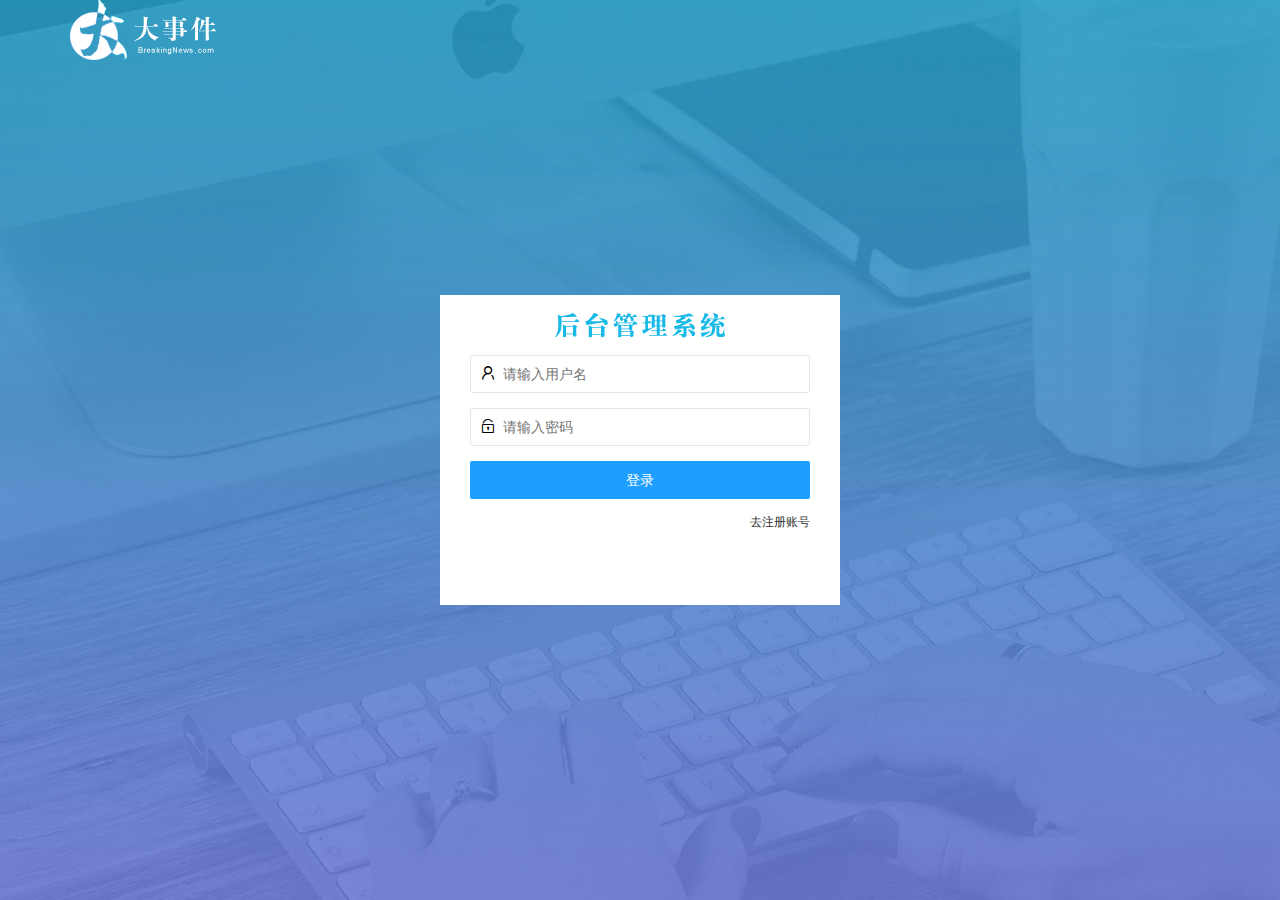
<file: login.html>
<!DOCTYPE html>
<html lang="en">
<head>
    <meta charset="UTF-8">
    <meta http-equiv="X-UA-Compatible" content="IE=edge">
    <meta name="viewport" content="width=device-width, initial-scale=1.0">
    <title>大事件-登录</title>
    <!-- 导入LayUI样式 -->
    <link rel="stylesheet" href="/assets/lib/layui/css/layui.css">
    <!-- 导入自定义样式 -->
    <link rel="stylesheet" href="/assets/css/login.css">
</head>
<body>
    <!-- 头部logo区域 -->
    <div class="layui-main">
        <img src="/assets/images/logo.png" alt="" />
    </div>
    <!-- 登录注册区域 -->
<div class="loginAndRegBox">
    <!-- 登录标题 -->
    <div class="title-box"></div>
   
    <!-- 登录 -->
<div class="login-box">
    <form class="layui-form" id="form_login">
       

        <!-- 用户名 -->
        <div class="layui-form-item"> 
            <i class="layui-icon layui-icon-username"></i>
            <input
                   type="text"
                   name="username"
                   required
                   lay-verify="required"
                   placeholder="请输入用户名"
                   autocomplete="off"
                   class="layui-input"
                   />
        </div>
        
        <!-- 密码 -->
        <div class="layui-form-item">
            <i class="layui-icon layui-icon-password"></i>
            <input
                   type="password"
                   name="password"
                   required
                   lay-verify="required"
                   placeholder="请输入密码"
                   autocomplete="off"
                   class="layui-input"
                   />
        </div>
        
        <!-- 登录按钮 -->
        <div class="layui-form-item">
            <!-- 注意：表单提交按钮和普通按钮的区别，就是 lay-submit 属性 -->
            <button class="layui-btn layui-btn-normal layui-btn-fluid" lay-submit >
                登录
            </button>
        </div>
        <div class="layui-form-item link">
            <a href="javascript:;" id="link_reg">去注册账号</a>
        </div>
    </form>
</div>
    <!-- 注册 -->
<div class="reg-box">
    <form class="layui-form" id="form_reg">
        <!-- 用户名 -->
        <div class="layui-form-item">
            <i class="layui-icon layui-icon-username"></i>
            <input
                   type="text"
                   name="username"
                   required
                   lay-verify="required"
                   placeholder="请输入用户名"
                   autocomplete="off"
                   class="layui-input"
                   />
        </div>
        
        <!-- 密码 -->
        <div class="layui-form-item">
            <i class="layui-icon layui-icon-password"></i>
            <input
                   type="password"
                   name="password"
                   required
                   lay-verify="required|pwd"
                   placeholder="请输入密码"
                   autocomplete="off"
                   class="layui-input"
                   />
        </div>
        
        <!-- 确认密码 -->
        <div class="layui-form-item">
            <i class="layui-icon layui-icon-password"></i>
            <input
                   type="password"
                   name="repassword"
                   required
                   lay-verify="required|repwd"
                   placeholder="再次确认密码"
                   autocomplete="off"
                   class="layui-input"
                   />
        </div>
        
        <!-- 注册按钮 -->
        <div class="layui-form-item">
            <!-- 注意：表单提交按钮和普通按钮的区别，就是 lay-submit 属性 -->
            <button class="layui-btn layui-btn-normal layui-btn-fluid" lay-submit >
                注册
            </button>
        </div>
        <div class="layui-form-item link">
            <a href="javascript:;" id="link_login">去登录</a>
        </div>
    </form>
</div>
</div>

</body>
<script src="/assets/lib/layui/layui.all.js"></script>
<script src="/assets/lib/jquery.js"></script>
<script src="/assets/js/login.js"></script>
<script src="/assets/js/baseAPI.js"></script>
</html>
</file>
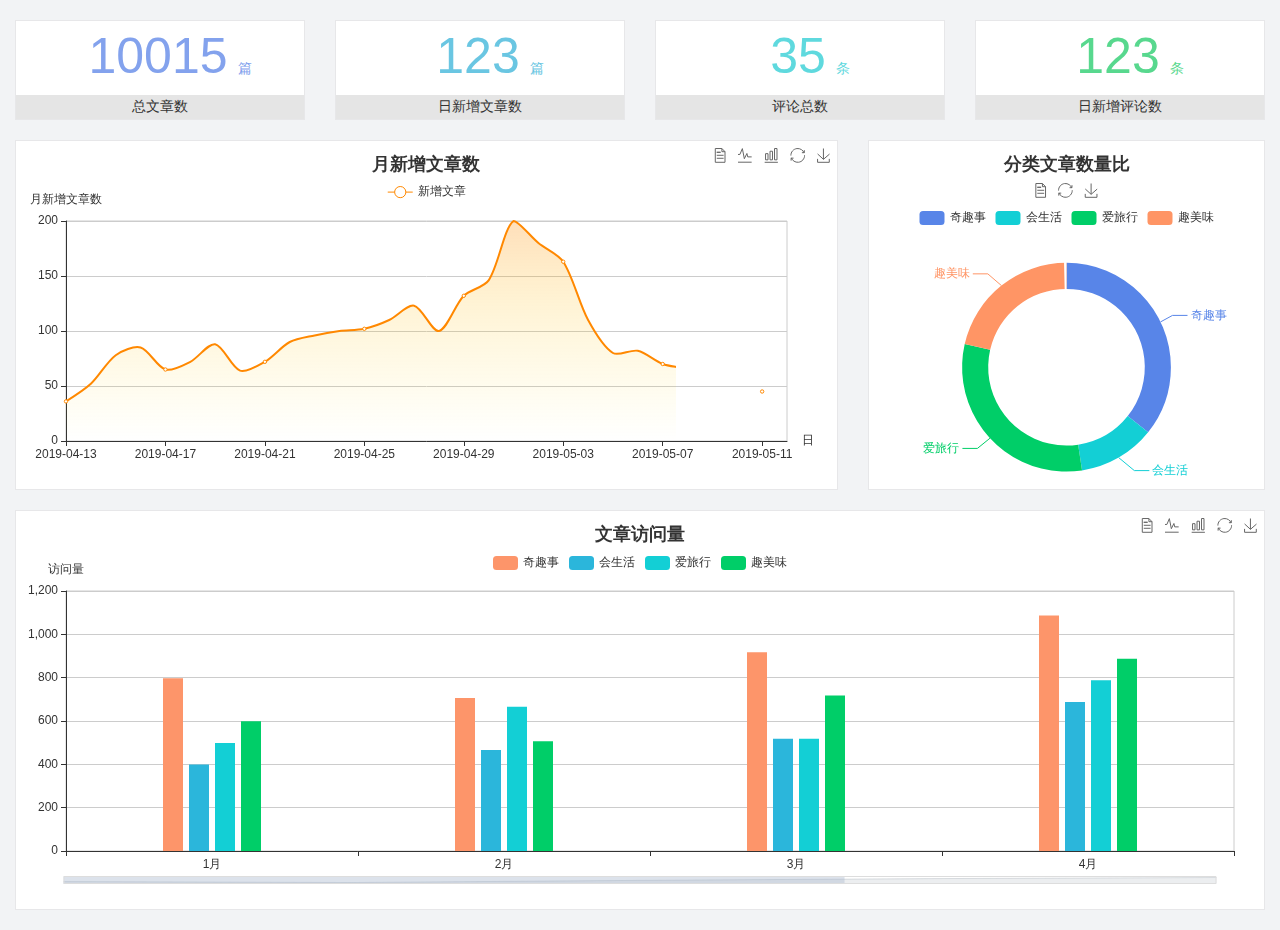
<file: home/dashboard.html>
<!DOCTYPE html>
<html lang="en">

<head>
  <meta charset="UTF-8">
  <meta name="viewport" content="width=device-width, initial-scale=1.0">
  <meta http-equiv="X-UA-Compatible" content="ie=edge">
  <title>图表统计</title>
  <link rel="stylesheet" href="../../assets/lib/bootstrap.css" />
  <link rel="stylesheet" href="../../assets/lib/main.css" />
  <script src="../../assets/lib/jquery.js"></script>
  <script type="text/javascript" src="../../assets/lib/echarts.min.js"></script>
</head>

<body>
  <div class="container-fluid">
    <div class="row spannel_list">
      <div class="col-sm-3 col-xs-6">
        <div class="spannel">
          <em>10015</em><span>篇</span>
          <b>总文章数</b>
        </div>
      </div>
      <div class="col-sm-3 col-xs-6">
        <div class="spannel scolor01">
          <em>123</em><span>篇</span>
          <b>日新增文章数</b>
        </div>
      </div>
      <div class="col-sm-3 col-xs-6">
        <div class="spannel scolor02">
          <em>35</em><span>条</span>
          <b>评论总数</b>
        </div>
      </div>
      <div class="col-sm-3 col-xs-6">
        <div class="spannel scolor03">
          <em>123</em><span>条</span>
          <b>日新增评论数</b>
        </div>
      </div>
    </div>
  </div>

  <div class="container-fluid">
    <div class="row curve-pie">
      <div class="col-lg-8 col-md-8">
        <div class="gragh_pannel" id="curve_show"></div>
      </div>
      <div class="col-lg-4 col-md-4">
        <div class="gragh_pannel" id="pie_show"></div>
      </div>
    </div>
  </div>

  <div class="container-fluid">
    <div class="column_pannel" id="column_show"></div>
  </div>

  <script>
    var oChart = echarts.init(document.getElementById('curve_show'));
    var aList_all = [
      { 'count': 36, 'date': '2019-04-13' },
      { 'count': 52, 'date': '2019-04-14' },
      { 'count': 78, 'date': '2019-04-15' },
      { 'count': 85, 'date': '2019-04-16' },
      { 'count': 65, 'date': '2019-04-17' },
      { 'count': 72, 'date': '2019-04-18' },
      { 'count': 88, 'date': '2019-04-19' },
      { 'count': 64, 'date': '2019-04-20' },
      { 'count': 72, 'date': '2019-04-21' },
      { 'count': 90, 'date': '2019-04-22' },
      { 'count': 96, 'date': '2019-04-23' },
      { 'count': 100, 'date': '2019-04-24' },
      { 'count': 102, 'date': '2019-04-25' },
      { 'count': 110, 'date': '2019-04-26' },
      { 'count': 123, 'date': '2019-04-27' },
      { 'count': 100, 'date': '2019-04-28' },
      { 'count': 132, 'date': '2019-04-29' },
      { 'count': 146, 'date': '2019-04-30' },
      { 'count': 200, 'date': '2019-05-01' },
      { 'count': 180, 'date': '2019-05-02' },
      { 'count': 163, 'date': '2019-05-03' },
      { 'count': 110, 'date': '2019-05-04' },
      { 'count': 80, 'date': '2019-05-05' },
      { 'count': 82, 'date': '2019-05-06' },
      { 'count': 70, 'date': '2019-05-07' },
      { 'count': 65, 'date': '2019-05-08' },
      { 'count': 54, 'date': '2019-05-09' },
      { 'count': 40, 'date': '2019-05-10' },
      { 'count': 45, 'date': '2019-05-11' },
      { 'count': 38, 'date': '2019-05-12' },
    ];

    let aCount = [];
    let aDate = [];

    for (var i = 0; i < aList_all.length; i++) {
      aCount.push(aList_all[i].count);
      aDate.push(aList_all[i].date);
    }

    var chartopt = {
      title: {
        text: '月新增文章数',
        left: 'center',
        top: '10'
      },
      tooltip: {
        trigger: 'axis'
      },
      legend: {
        data: ['新增文章'],
        top: '40'
      },
      toolbox: {
        show: true,
        feature: {
          mark: { show: true },
          dataView: { show: true, readOnly: false },
          magicType: { show: true, type: ['line', 'bar'] },
          restore: { show: true },
          saveAsImage: { show: true }
        }
      },
      calculable: true,
      xAxis: [
        {
          name: '日',
          type: 'category',
          boundaryGap: false,
          data: aDate
        }
      ],
      yAxis: [
        {
          name: '月新增文章数',
          type: 'value'
        }
      ],
      series: [
        {
          name: '新增文章',
          type: 'line',
          smooth: true,
          itemStyle: { normal: { areaStyle: { type: 'default' }, color: '#f80' }, lineStyle: { color: '#f80' } },
          data: aCount
        }],
      areaStyle: {
        normal: {
          color: new echarts.graphic.LinearGradient(0, 0, 0, 1, [{
            offset: 0,
            color: 'rgba(255,136,0,0.39)'
          }, {
            offset: .34,
            color: 'rgba(255,180,0,0.25)'
          }, {
            offset: 1,
            color: 'rgba(255,222,0,0.00)'
          }])

        }
      },
      grid: {
        show: true,
        x: 50,
        x2: 50,
        y: 80,
        height: 220
      }
    };

    oChart.setOption(chartopt);


    var oPie = echarts.init(document.getElementById('pie_show'));
    var oPieopt =
    {
      title: {
        top: 10,
        text: '分类文章数量比',
        x: 'center'
      },
      tooltip: {
        trigger: 'item',
        formatter: "{a} <br/>{b} : {c} ({d}%)"
      },
      color: ['#5885e8', '#13cfd5', '#00ce68', '#ff9565'],
      legend: {
        x: 'center',
        top: 65,
        data: ['奇趣事', '会生活', '爱旅行', '趣美味']
      },
      toolbox: {
        show: true,
        x: 'center',
        top: 35,
        feature: {
          mark: { show: true },
          dataView: { show: true, readOnly: false },
          magicType: {
            show: true,
            type: ['pie', 'funnel'],
            option: {
              funnel: {
                x: '25%',
                width: '50%',
                funnelAlign: 'left',
                max: 1548
              }
            }
          },
          restore: { show: true },
          saveAsImage: { show: true }
        }
      },
      calculable: true,
      series: [
        {
          name: '访问来源',
          type: 'pie',
          radius: ['45%', '60%'],
          center: ['50%', '65%'],
          data: [
            { value: 300, name: '奇趣事' },
            { value: 100, name: '会生活' },
            { value: 260, name: '爱旅行' },
            { value: 180, name: '趣美味' }
          ]
        }
      ]
    };
    oPie.setOption(oPieopt);



    var oColumn = this.echarts.init(document.getElementById('column_show'));
    var oColumnopt =
    {
      title: {
        text: '文章访问量',
        left: 'center',
        top: '10'
      },
      tooltip: {
        trigger: 'axis'
      },
      legend: {
        data: ['奇趣事', '会生活', '爱旅行', '趣美味'],
        top: '40'
      },
      toolbox: {
        show: true,
        feature: {
          mark: { show: true },
          dataView: { show: true, readOnly: false },
          magicType: { show: true, type: ['line', 'bar'] },
          restore: { show: true },
          saveAsImage: { show: true }
        }
      },
      calculable: true,
      xAxis: [
        {
          type: 'category',
          data: ['1月', '2月', '3月', '4月', '5月']
        }
      ],
      yAxis: [
        {
          name: '访问量',
          type: 'value'
        }
      ],
      series: [
        {
          name: '奇趣事',
          type: 'bar',
          barWidth: 20,
          itemStyle: {
            normal: { areaStyle: { type: 'default' }, color: '#fd956a' }
          },
          data: [800, 708, 920, 1090, 1200]
        },
        {
          name: '会生活',
          type: 'bar',
          barWidth: 20,
          itemStyle: {
            normal: { areaStyle: { type: 'default' }, color: '#2bb6db' }
          },
          data: [400, 468, 520, 690, 800]
        },
        {
          name: '爱旅行',
          type: 'bar',
          barWidth: 20,
          itemStyle: {
            normal: { areaStyle: { type: 'default' }, color: '#13cfd5' }
          },
          data: [500, 668, 520, 790, 900]
        },
        {
          name: '趣美味',
          type: 'bar',
          barWidth: 20,
          itemStyle: {
            normal: { areaStyle: { type: 'default' }, color: '#00ce68' }
          },
          data: [600, 508, 720, 890, 1000]
        }
      ],
      grid: {
        show: true,
        x: 50,
        x2: 30,
        y: 80,
        height: 260
      },
      dataZoom: [//给x轴设置滚动条
        {
          start: 0,//默认为0
          end: 100 - 1000 / 31,//默认为100
          type: 'slider',
          show: true,
          xAxisIndex: [0],
          handleSize: 0,//滑动条的 左右2个滑动条的大小
          height: 8,//组件高度
          left: 45, //左边的距离
          right: 50,//右边的距离
          bottom: 26,//右边的距离
          handleColor: '#ddd',//h滑动图标的颜色
          handleStyle: {
            borderColor: "#cacaca",
            borderWidth: "1",
            shadowBlur: 2,
            background: "#ddd",
            shadowColor: "#ddd",
          }
        }]
    };
    oColumn.setOption(oColumnopt);
  </script>
</body>

</html>
</file>
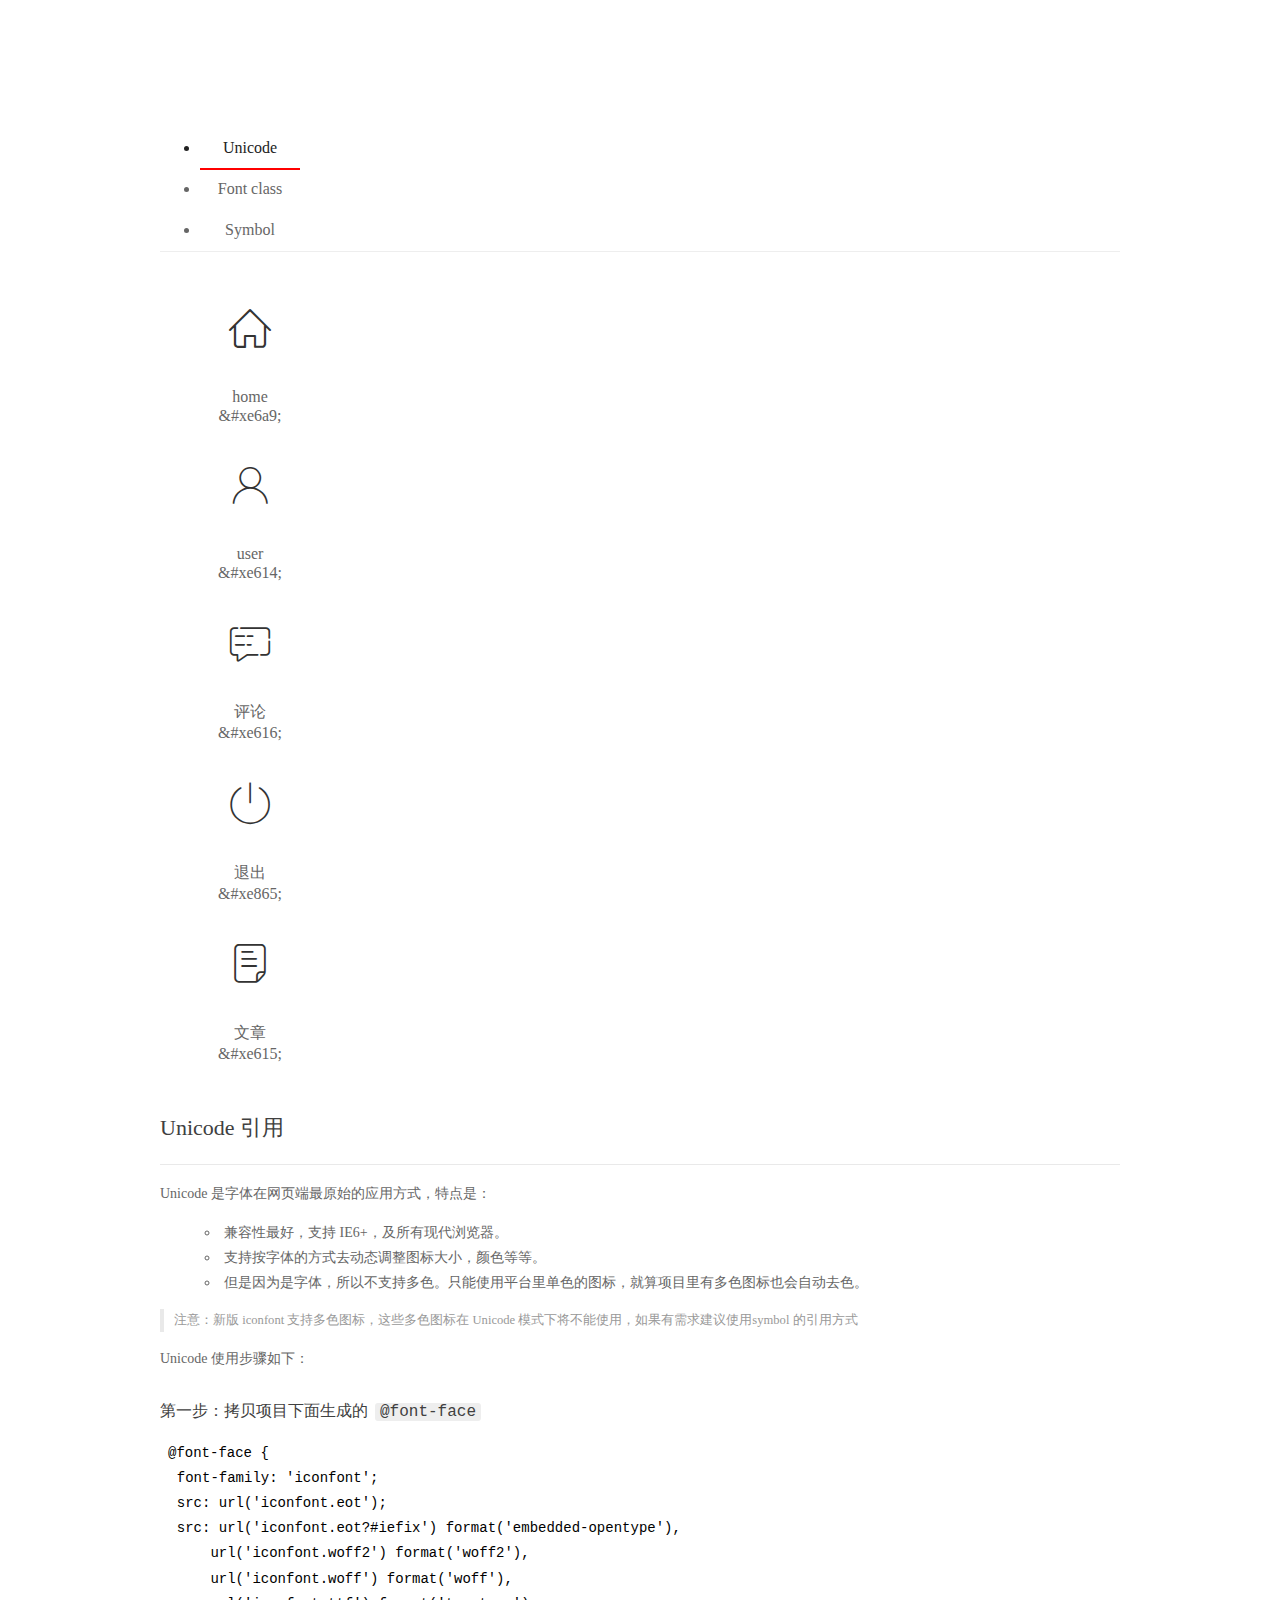
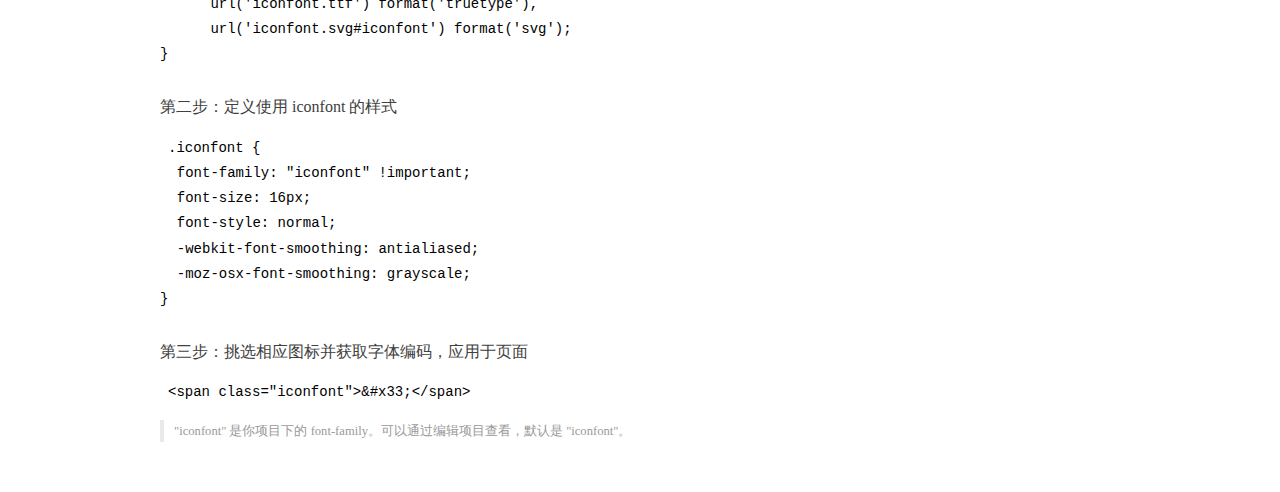
<file: assets/fonts/demo_index.html>
<!DOCTYPE html>
<html>
<head>
  <meta charset="utf-8"/>
  <title>IconFont Demo</title>
  <link rel="shortcut icon" href="https://gtms04.alicdn.com/tps/i4/TB1_oz6GVXXXXaFXpXXJDFnIXXX-64-64.ico" type="image/x-icon"/>
  <link rel="stylesheet" href="https://g.alicdn.com/thx/cube/1.3.2/cube.min.css">
  <link rel="stylesheet" href="demo.css">
  <link rel="stylesheet" href="iconfont.css">
  <script src="iconfont.js"></script>
  <!-- jQuery -->
  <script src="https://a1.alicdn.com/oss/uploads/2018/12/26/7bfddb60-08e8-11e9-9b04-53e73bb6408b.js"></script>
  <!-- 代码高亮 -->
  <script src="https://a1.alicdn.com/oss/uploads/2018/12/26/a3f714d0-08e6-11e9-8a15-ebf944d7534c.js"></script>
</head>
<body>
  <div class="main">
    <h1 class="logo"><a href="https://www.iconfont.cn/" title="iconfont 首页" target="_blank">&#xe86b;</a></h1>
    <div class="nav-tabs">
      <ul id="tabs" class="dib-box">
        <li class="dib active"><span>Unicode</span></li>
        <li class="dib"><span>Font class</span></li>
        <li class="dib"><span>Symbol</span></li>
      </ul>
      
    </div>
    <div class="tab-container">
      <div class="content unicode" style="display: block;">
          <ul class="icon_lists dib-box">
          
            <li class="dib">
              <span class="icon iconfont">&#xe6a9;</span>
                <div class="name">home</div>
                <div class="code-name">&amp;#xe6a9;</div>
              </li>
          
            <li class="dib">
              <span class="icon iconfont">&#xe614;</span>
                <div class="name">user</div>
                <div class="code-name">&amp;#xe614;</div>
              </li>
          
            <li class="dib">
              <span class="icon iconfont">&#xe616;</span>
                <div class="name">评论</div>
                <div class="code-name">&amp;#xe616;</div>
              </li>
          
            <li class="dib">
              <span class="icon iconfont">&#xe865;</span>
                <div class="name">退出</div>
                <div class="code-name">&amp;#xe865;</div>
              </li>
          
            <li class="dib">
              <span class="icon iconfont">&#xe615;</span>
                <div class="name">文章</div>
                <div class="code-name">&amp;#xe615;</div>
              </li>
          
          </ul>
          <div class="article markdown">
          <h2 id="unicode-">Unicode 引用</h2>
          <hr>

          <p>Unicode 是字体在网页端最原始的应用方式，特点是：</p>
          <ul>
            <li>兼容性最好，支持 IE6+，及所有现代浏览器。</li>
            <li>支持按字体的方式去动态调整图标大小，颜色等等。</li>
            <li>但是因为是字体，所以不支持多色。只能使用平台里单色的图标，就算项目里有多色图标也会自动去色。</li>
          </ul>
          <blockquote>
            <p>注意：新版 iconfont 支持多色图标，这些多色图标在 Unicode 模式下将不能使用，如果有需求建议使用symbol 的引用方式</p>
          </blockquote>
          <p>Unicode 使用步骤如下：</p>
          <h3 id="-font-face">第一步：拷贝项目下面生成的 <code>@font-face</code></h3>
<pre><code class="language-css"
>@font-face {
  font-family: 'iconfont';
  src: url('iconfont.eot');
  src: url('iconfont.eot?#iefix') format('embedded-opentype'),
      url('iconfont.woff2') format('woff2'),
      url('iconfont.woff') format('woff'),
      url('iconfont.ttf') format('truetype'),
      url('iconfont.svg#iconfont') format('svg');
}
</code></pre>
          <h3 id="-iconfont-">第二步：定义使用 iconfont 的样式</h3>
<pre><code class="language-css"
>.iconfont {
  font-family: "iconfont" !important;
  font-size: 16px;
  font-style: normal;
  -webkit-font-smoothing: antialiased;
  -moz-osx-font-smoothing: grayscale;
}
</code></pre>
          <h3 id="-">第三步：挑选相应图标并获取字体编码，应用于页面</h3>
<pre>
<code class="language-html"
>&lt;span class="iconfont"&gt;&amp;#x33;&lt;/span&gt;
</code></pre>
          <blockquote>
            <p>"iconfont" 是你项目下的 font-family。可以通过编辑项目查看，默认是 "iconfont"。</p>
          </blockquote>
          </div>
      </div>
      <div class="content font-class">
        <ul class="icon_lists dib-box">
          
          <li class="dib">
            <span class="icon iconfont icon-home"></span>
            <div class="name">
              home
            </div>
            <div class="code-name">.icon-home
            </div>
          </li>
          
          <li class="dib">
            <span class="icon iconfont icon-user"></span>
            <div class="name">
              user
            </div>
            <div class="code-name">.icon-user
            </div>
          </li>
          
          <li class="dib">
            <span class="icon iconfont icon-pinglun"></span>
            <div class="name">
              评论
            </div>
            <div class="code-name">.icon-pinglun
            </div>
          </li>
          
          <li class="dib">
            <span class="icon iconfont icon-tuichu"></span>
            <div class="name">
              退出
            </div>
            <div class="code-name">.icon-tuichu
            </div>
          </li>
          
          <li class="dib">
            <span class="icon iconfont icon-16"></span>
            <div class="name">
              文章
            </div>
            <div class="code-name">.icon-16
            </div>
          </li>
          
        </ul>
        <div class="article markdown">
        <h2 id="font-class-">font-class 引用</h2>
        <hr>

        <p>font-class 是 Unicode 使用方式的一种变种，主要是解决 Unicode 书写不直观，语意不明确的问题。</p>
        <p>与 Unicode 使用方式相比，具有如下特点：</p>
        <ul>
          <li>兼容性良好，支持 IE8+，及所有现代浏览器。</li>
          <li>相比于 Unicode 语意明确，书写更直观。可以很容易分辨这个 icon 是什么。</li>
          <li>因为使用 class 来定义图标，所以当要替换图标时，只需要修改 class 里面的 Unicode 引用。</li>
          <li>不过因为本质上还是使用的字体，所以多色图标还是不支持的。</li>
        </ul>
        <p>使用步骤如下：</p>
        <h3 id="-fontclass-">第一步：引入项目下面生成的 fontclass 代码：</h3>
<pre><code class="language-html">&lt;link rel="stylesheet" href="./iconfont.css"&gt;
</code></pre>
        <h3 id="-">第二步：挑选相应图标并获取类名，应用于页面：</h3>
<pre><code class="language-html">&lt;span class="iconfont icon-xxx"&gt;&lt;/span&gt;
</code></pre>
        <blockquote>
          <p>"
            iconfont" 是你项目下的 font-family。可以通过编辑项目查看，默认是 "iconfont"。</p>
        </blockquote>
      </div>
      </div>
      <div class="content symbol">
          <ul class="icon_lists dib-box">
          
            <li class="dib">
                <svg class="icon svg-icon" aria-hidden="true">
                  <use xlink:href="#icon-home"></use>
                </svg>
                <div class="name">home</div>
                <div class="code-name">#icon-home</div>
            </li>
          
            <li class="dib">
                <svg class="icon svg-icon" aria-hidden="true">
                  <use xlink:href="#icon-user"></use>
                </svg>
                <div class="name">user</div>
                <div class="code-name">#icon-user</div>
            </li>
          
            <li class="dib">
                <svg class="icon svg-icon" aria-hidden="true">
                  <use xlink:href="#icon-pinglun"></use>
                </svg>
                <div class="name">评论</div>
                <div class="code-name">#icon-pinglun</div>
            </li>
          
            <li class="dib">
                <svg class="icon svg-icon" aria-hidden="true">
                  <use xlink:href="#icon-tuichu"></use>
                </svg>
                <div class="name">退出</div>
                <div class="code-name">#icon-tuichu</div>
            </li>
          
            <li class="dib">
                <svg class="icon svg-icon" aria-hidden="true">
                  <use xlink:href="#icon-16"></use>
                </svg>
                <div class="name">文章</div>
                <div class="code-name">#icon-16</div>
            </li>
          
          </ul>
          <div class="article markdown">
          <h2 id="symbol-">Symbol 引用</h2>
          <hr>

          <p>这是一种全新的使用方式，应该说这才是未来的主流，也是平台目前推荐的用法。相关介绍可以参考这篇<a href="">文章</a>
            这种用法其实是做了一个 SVG 的集合，与另外两种相比具有如下特点：</p>
          <ul>
            <li>支持多色图标了，不再受单色限制。</li>
            <li>通过一些技巧，支持像字体那样，通过 <code>font-size</code>, <code>color</code> 来调整样式。</li>
            <li>兼容性较差，支持 IE9+，及现代浏览器。</li>
            <li>浏览器渲染 SVG 的性能一般，还不如 png。</li>
          </ul>
          <p>使用步骤如下：</p>
          <h3 id="-symbol-">第一步：引入项目下面生成的 symbol 代码：</h3>
<pre><code class="language-html">&lt;script src="./iconfont.js"&gt;&lt;/script&gt;
</code></pre>
          <h3 id="-css-">第二步：加入通用 CSS 代码（引入一次就行）：</h3>
<pre><code class="language-html">&lt;style&gt;
.icon {
  width: 1em;
  height: 1em;
  vertical-align: -0.15em;
  fill: currentColor;
  overflow: hidden;
}
&lt;/style&gt;
</code></pre>
          <h3 id="-">第三步：挑选相应图标并获取类名，应用于页面：</h3>
<pre><code class="language-html">&lt;svg class="icon" aria-hidden="true"&gt;
  &lt;use xlink:href="#icon-xxx"&gt;&lt;/use&gt;
&lt;/svg&gt;
</code></pre>
          </div>
      </div>

    </div>
  </div>
  <script>
  $(document).ready(function () {
      $('.tab-container .content:first').show()

      $('#tabs li').click(function (e) {
        var tabContent = $('.tab-container .content')
        var index = $(this).index()

        if ($(this).hasClass('active')) {
          return
        } else {
          $('#tabs li').removeClass('active')
          $(this).addClass('active')

          tabContent.hide().eq(index).fadeIn()
        }
      })
    })
  </script>
</body>
</html>
</file>
<file: assets/lib/layui/css/layui.css>
/** layui-v2.5.5 MIT License By https://www.layui.com */
 .layui-inline,img{display:inline-block;vertical-align:middle}h1,h2,h3,h4,h5,h6{font-weight:400}.layui-edge,.layui-header,.layui-inline,.layui-main{position:relative}.layui-body,.layui-edge,.layui-elip{overflow:hidden}.layui-btn,.layui-edge,.layui-inline,img{vertical-align:middle}.layui-btn,.layui-disabled,.layui-icon,.layui-unselect{-moz-user-select:none;-webkit-user-select:none;-ms-user-select:none}.layui-elip,.layui-form-checkbox span,.layui-form-pane .layui-form-label{text-overflow:ellipsis;white-space:nowrap}.layui-breadcrumb,.layui-tree-btnGroup{visibility:hidden}blockquote,body,button,dd,div,dl,dt,form,h1,h2,h3,h4,h5,h6,input,li,ol,p,pre,td,textarea,th,ul{margin:0;padding:0;-webkit-tap-highlight-color:rgba(0,0,0,0)}a:active,a:hover{outline:0}img{border:none}li{list-style:none}table{border-collapse:collapse;border-spacing:0}h4,h5,h6{font-size:100%}button,input,optgroup,option,select,textarea{font-family:inherit;font-size:inherit;font-style:inherit;font-weight:inherit;outline:0}pre{white-space:pre-wrap;white-space:-moz-pre-wrap;white-space:-pre-wrap;white-space:-o-pre-wrap;word-wrap:break-word}body{line-height:24px;font:14px Helvetica Neue,Helvetica,PingFang SC,Tahoma,Arial,sans-serif}hr{height:1px;margin:10px 0;border:0;clear:both}a{color:#333;text-decoration:none}a:hover{color:#777}a cite{font-style:normal;*cursor:pointer}.layui-border-box,.layui-border-box *{box-sizing:border-box}.layui-box,.layui-box *{box-sizing:content-box}.layui-clear{clear:both;*zoom:1}.layui-clear:after{content:'\20';clear:both;*zoom:1;display:block;height:0}.layui-inline{*display:inline;*zoom:1}.layui-edge{display:inline-block;width:0;height:0;border-width:6px;border-style:dashed;border-color:transparent}.layui-edge-top{top:-4px;border-bottom-color:#999;border-bottom-style:solid}.layui-edge-right{border-left-color:#999;border-left-style:solid}.layui-edge-bottom{top:2px;border-top-color:#999;border-top-style:solid}.layui-edge-left{border-right-color:#999;border-right-style:solid}.layui-disabled,.layui-disabled:hover{color:#d2d2d2!important;cursor:not-allowed!important}.layui-circle{border-radius:100%}.layui-show{display:block!important}.layui-hide{display:none!important}@font-face{font-family:layui-icon;src:url(../font/iconfont.eot?v=250);src:url(../font/iconfont.eot?v=250#iefix) format('embedded-opentype'),url(../font/iconfont.woff2?v=250) format('woff2'),url(../font/iconfont.woff?v=250) format('woff'),url(../font/iconfont.ttf?v=250) format('truetype'),url(../font/iconfont.svg?v=250#layui-icon) format('svg')}.layui-icon{font-family:layui-icon!important;font-size:16px;font-style:normal;-webkit-font-smoothing:antialiased;-moz-osx-font-smoothing:grayscale}.layui-icon-reply-fill:before{content:"\e611"}.layui-icon-set-fill:before{content:"\e614"}.layui-icon-menu-fill:before{content:"\e60f"}.layui-icon-search:before{content:"\e615"}.layui-icon-share:before{content:"\e641"}.layui-icon-set-sm:before{content:"\e620"}.layui-icon-engine:before{content:"\e628"}.layui-icon-close:before{content:"\1006"}.layui-icon-close-fill:before{content:"\1007"}.layui-icon-chart-screen:before{content:"\e629"}.layui-icon-star:before{content:"\e600"}.layui-icon-circle-dot:before{content:"\e617"}.layui-icon-chat:before{content:"\e606"}.layui-icon-release:before{content:"\e609"}.layui-icon-list:before{content:"\e60a"}.layui-icon-chart:before{content:"\e62c"}.layui-icon-ok-circle:before{content:"\1005"}.layui-icon-layim-theme:before{content:"\e61b"}.layui-icon-table:before{content:"\e62d"}.layui-icon-right:before{content:"\e602"}.layui-icon-left:before{content:"\e603"}.layui-icon-cart-simple:before{content:"\e698"}.layui-icon-face-cry:before{content:"\e69c"}.layui-icon-face-smile:before{content:"\e6af"}.layui-icon-survey:before{content:"\e6b2"}.layui-icon-tree:before{content:"\e62e"}.layui-icon-upload-circle:before{content:"\e62f"}.layui-icon-add-circle:before{content:"\e61f"}.layui-icon-download-circle:before{content:"\e601"}.layui-icon-templeate-1:before{content:"\e630"}.layui-icon-util:before{content:"\e631"}.layui-icon-face-surprised:before{content:"\e664"}.layui-icon-edit:before{content:"\e642"}.layui-icon-speaker:before{content:"\e645"}.layui-icon-down:before{content:"\e61a"}.layui-icon-file:before{content:"\e621"}.layui-icon-layouts:before{content:"\e632"}.layui-icon-rate-half:before{content:"\e6c9"}.layui-icon-add-circle-fine:before{content:"\e608"}.layui-icon-prev-circle:before{content:"\e633"}.layui-icon-read:before{content:"\e705"}.layui-icon-404:before{content:"\e61c"}.layui-icon-carousel:before{content:"\e634"}.layui-icon-help:before{content:"\e607"}.layui-icon-code-circle:before{content:"\e635"}.layui-icon-water:before{content:"\e636"}.layui-icon-username:before{content:"\e66f"}.layui-icon-find-fill:before{content:"\e670"}.layui-icon-about:before{content:"\e60b"}.layui-icon-location:before{content:"\e715"}.layui-icon-up:before{content:"\e619"}.layui-icon-pause:before{content:"\e651"}.layui-icon-date:before{content:"\e637"}.layui-icon-layim-uploadfile:before{content:"\e61d"}.layui-icon-delete:before{content:"\e640"}.layui-icon-play:before{content:"\e652"}.layui-icon-top:before{content:"\e604"}.layui-icon-friends:before{content:"\e612"}.layui-icon-refresh-3:before{content:"\e9aa"}.layui-icon-ok:before{content:"\e605"}.layui-icon-layer:before{content:"\e638"}.layui-icon-face-smile-fine:before{content:"\e60c"}.layui-icon-dollar:before{content:"\e659"}.layui-icon-group:before{content:"\e613"}.layui-icon-layim-download:before{content:"\e61e"}.layui-icon-picture-fine:before{content:"\e60d"}.layui-icon-link:before{content:"\e64c"}.layui-icon-diamond:before{content:"\e735"}.layui-icon-log:before{content:"\e60e"}.layui-icon-rate-solid:before{content:"\e67a"}.layui-icon-fonts-del:before{content:"\e64f"}.layui-icon-unlink:before{content:"\e64d"}.layui-icon-fonts-clear:before{content:"\e639"}.layui-icon-triangle-r:before{content:"\e623"}.layui-icon-circle:before{content:"\e63f"}.layui-icon-radio:before{content:"\e643"}.layui-icon-align-center:before{content:"\e647"}.layui-icon-align-right:before{content:"\e648"}.layui-icon-align-left:before{content:"\e649"}.layui-icon-loading-1:before{content:"\e63e"}.layui-icon-return:before{content:"\e65c"}.layui-icon-fonts-strong:before{content:"\e62b"}.layui-icon-upload:before{content:"\e67c"}.layui-icon-dialogue:before{content:"\e63a"}.layui-icon-video:before{content:"\e6ed"}.layui-icon-headset:before{content:"\e6fc"}.layui-icon-cellphone-fine:before{content:"\e63b"}.layui-icon-add-1:before{content:"\e654"}.layui-icon-face-smile-b:before{content:"\e650"}.layui-icon-fonts-html:before{content:"\e64b"}.layui-icon-form:before{content:"\e63c"}.layui-icon-cart:before{content:"\e657"}.layui-icon-camera-fill:before{content:"\e65d"}.layui-icon-tabs:before{content:"\e62a"}.layui-icon-fonts-code:before{content:"\e64e"}.layui-icon-fire:before{content:"\e756"}.layui-icon-set:before{content:"\e716"}.layui-icon-fonts-u:before{content:"\e646"}.layui-icon-triangle-d:before{content:"\e625"}.layui-icon-tips:before{content:"\e702"}.layui-icon-picture:before{content:"\e64a"}.layui-icon-more-vertical:before{content:"\e671"}.layui-icon-flag:before{content:"\e66c"}.layui-icon-loading:before{content:"\e63d"}.layui-icon-fonts-i:before{content:"\e644"}.layui-icon-refresh-1:before{content:"\e666"}.layui-icon-rmb:before{content:"\e65e"}.layui-icon-home:before{content:"\e68e"}.layui-icon-user:before{content:"\e770"}.layui-icon-notice:before{content:"\e667"}.layui-icon-login-weibo:before{content:"\e675"}.layui-icon-voice:before{content:"\e688"}.layui-icon-upload-drag:before{content:"\e681"}.layui-icon-login-qq:before{content:"\e676"}.layui-icon-snowflake:before{content:"\e6b1"}.layui-icon-file-b:before{content:"\e655"}.layui-icon-template:before{content:"\e663"}.layui-icon-auz:before{content:"\e672"}.layui-icon-console:before{content:"\e665"}.layui-icon-app:before{content:"\e653"}.layui-icon-prev:before{content:"\e65a"}.layui-icon-website:before{content:"\e7ae"}.layui-icon-next:before{content:"\e65b"}.layui-icon-component:before{content:"\e857"}.layui-icon-more:before{content:"\e65f"}.layui-icon-login-wechat:before{content:"\e677"}.layui-icon-shrink-right:before{content:"\e668"}.layui-icon-spread-left:before{content:"\e66b"}.layui-icon-camera:before{content:"\e660"}.layui-icon-note:before{content:"\e66e"}.layui-icon-refresh:before{content:"\e669"}.layui-icon-female:before{content:"\e661"}.layui-icon-male:before{content:"\e662"}.layui-icon-password:before{content:"\e673"}.layui-icon-senior:before{content:"\e674"}.layui-icon-theme:before{content:"\e66a"}.layui-icon-tread:before{content:"\e6c5"}.layui-icon-praise:before{content:"\e6c6"}.layui-icon-star-fill:before{content:"\e658"}.layui-icon-rate:before{content:"\e67b"}.layui-icon-template-1:before{content:"\e656"}.layui-icon-vercode:before{content:"\e679"}.layui-icon-cellphone:before{content:"\e678"}.layui-icon-screen-full:before{content:"\e622"}.layui-icon-screen-restore:before{content:"\e758"}.layui-icon-cols:before{content:"\e610"}.layui-icon-export:before{content:"\e67d"}.layui-icon-print:before{content:"\e66d"}.layui-icon-slider:before{content:"\e714"}.layui-icon-addition:before{content:"\e624"}.layui-icon-subtraction:before{content:"\e67e"}.layui-icon-service:before{content:"\e626"}.layui-icon-transfer:before{content:"\e691"}.layui-main{width:1140px;margin:0 auto}.layui-header{z-index:1000;height:60px}.layui-header a:hover{transition:all .5s;-webkit-transition:all .5s}.layui-side{position:fixed;left:0;top:0;bottom:0;z-index:999;width:200px;overflow-x:hidden}.layui-side-scroll{position:relative;width:220px;height:100%;overflow-x:hidden}.layui-body{position:absolute;left:200px;right:0;top:0;bottom:0;z-index:998;width:auto;overflow-y:auto;box-sizing:border-box}.layui-layout-body{overflow:hidden}.layui-layout-admin .layui-header{background-color:#23262E}.layui-layout-admin .layui-side{top:60px;width:200px;overflow-x:hidden}.layui-layout-admin .layui-body{position:fixed;top:60px;bottom:44px}.layui-layout-admin .layui-main{width:auto;margin:0 15px}.layui-layout-admin .layui-footer{position:fixed;left:200px;right:0;bottom:0;height:44px;line-height:44px;padding:0 15px;background-color:#eee}.layui-layout-admin .layui-logo{position:absolute;left:0;top:0;width:200px;height:100%;line-height:60px;text-align:center;color:#009688;font-size:16px}.layui-layout-admin .layui-header .layui-nav{background:0 0}.layui-layout-left{position:absolute!important;left:200px;top:0}.layui-layout-right{position:absolute!important;right:0;top:0}.layui-container{position:relative;margin:0 auto;padding:0 15px;box-sizing:border-box}.layui-fluid{position:relative;margin:0 auto;padding:0 15px}.layui-row:after,.layui-row:before{content:'';display:block;clear:both}.layui-col-lg1,.layui-col-lg10,.layui-col-lg11,.layui-col-lg12,.layui-col-lg2,.layui-col-lg3,.layui-col-lg4,.layui-col-lg5,.layui-col-lg6,.layui-col-lg7,.layui-col-lg8,.layui-col-lg9,.layui-col-md1,.layui-col-md10,.layui-col-md11,.layui-col-md12,.layui-col-md2,.layui-col-md3,.layui-col-md4,.layui-col-md5,.layui-col-md6,.layui-col-md7,.layui-col-md8,.layui-col-md9,.layui-col-sm1,.layui-col-sm10,.layui-col-sm11,.layui-col-sm12,.layui-col-sm2,.layui-col-sm3,.layui-col-sm4,.layui-col-sm5,.layui-col-sm6,.layui-col-sm7,.layui-col-sm8,.layui-col-sm9,.layui-col-xs1,.layui-col-xs10,.layui-col-xs11,.layui-col-xs12,.layui-col-xs2,.layui-col-xs3,.layui-col-xs4,.layui-col-xs5,.layui-col-xs6,.layui-col-xs7,.layui-col-xs8,.layui-col-xs9{position:relative;display:block;box-sizing:border-box}.layui-col-xs1,.layui-col-xs10,.layui-col-xs11,.layui-col-xs12,.layui-col-xs2,.layui-col-xs3,.layui-col-xs4,.layui-col-xs5,.layui-col-xs6,.layui-col-xs7,.layui-col-xs8,.layui-col-xs9{float:left}.layui-col-xs1{width:8.33333333%}.layui-col-xs2{width:16.66666667%}.layui-col-xs3{width:25%}.layui-col-xs4{width:33.33333333%}.layui-col-xs5{width:41.66666667%}.layui-col-xs6{width:50%}.layui-col-xs7{width:58.33333333%}.layui-col-xs8{width:66.66666667%}.layui-col-xs9{width:75%}.layui-col-xs10{width:83.33333333%}.layui-col-xs11{width:91.66666667%}.layui-col-xs12{width:100%}.layui-col-xs-offset1{margin-left:8.33333333%}.layui-col-xs-offset2{margin-left:16.66666667%}.layui-col-xs-offset3{margin-left:25%}.layui-col-xs-offset4{margin-left:33.33333333%}.layui-col-xs-offset5{margin-left:41.66666667%}.layui-col-xs-offset6{margin-left:50%}.layui-col-xs-offset7{margin-left:58.33333333%}.layui-col-xs-offset8{margin-left:66.66666667%}.layui-col-xs-offset9{margin-left:75%}.layui-col-xs-offset10{margin-left:83.33333333%}.layui-col-xs-offset11{margin-left:91.66666667%}.layui-col-xs-offset12{margin-left:100%}@media screen and (max-width:768px){.layui-hide-xs{display:none!important}.layui-show-xs-block{display:block!important}.layui-show-xs-inline{display:inline!important}.layui-show-xs-inline-block{display:inline-block!important}}@media screen and (min-width:768px){.layui-container{width:750px}.layui-hide-sm{display:none!important}.layui-show-sm-block{display:block!important}.layui-show-sm-inline{display:inline!important}.layui-show-sm-inline-block{display:inline-block!important}.layui-col-sm1,.layui-col-sm10,.layui-col-sm11,.layui-col-sm12,.layui-col-sm2,.layui-col-sm3,.layui-col-sm4,.layui-col-sm5,.layui-col-sm6,.layui-col-sm7,.layui-col-sm8,.layui-col-sm9{float:left}.layui-col-sm1{width:8.33333333%}.layui-col-sm2{width:16.66666667%}.layui-col-sm3{width:25%}.layui-col-sm4{width:33.33333333%}.layui-col-sm5{width:41.66666667%}.layui-col-sm6{width:50%}.layui-col-sm7{width:58.33333333%}.layui-col-sm8{width:66.66666667%}.layui-col-sm9{width:75%}.layui-col-sm10{width:83.33333333%}.layui-col-sm11{width:91.66666667%}.layui-col-sm12{width:100%}.layui-col-sm-offset1{margin-left:8.33333333%}.layui-col-sm-offset2{margin-left:16.66666667%}.layui-col-sm-offset3{margin-left:25%}.layui-col-sm-offset4{margin-left:33.33333333%}.layui-col-sm-offset5{margin-left:41.66666667%}.layui-col-sm-offset6{margin-left:50%}.layui-col-sm-offset7{margin-left:58.33333333%}.layui-col-sm-offset8{margin-left:66.66666667%}.layui-col-sm-offset9{margin-left:75%}.layui-col-sm-offset10{margin-left:83.33333333%}.layui-col-sm-offset11{margin-left:91.66666667%}.layui-col-sm-offset12{margin-left:100%}}@media screen and (min-width:992px){.layui-container{width:970px}.layui-hide-md{display:none!important}.layui-show-md-block{display:block!important}.layui-show-md-inline{display:inline!important}.layui-show-md-inline-block{display:inline-block!important}.layui-col-md1,.layui-col-md10,.layui-col-md11,.layui-col-md12,.layui-col-md2,.layui-col-md3,.layui-col-md4,.layui-col-md5,.layui-col-md6,.layui-col-md7,.layui-col-md8,.layui-col-md9{float:left}.layui-col-md1{width:8.33333333%}.layui-col-md2{width:16.66666667%}.layui-col-md3{width:25%}.layui-col-md4{width:33.33333333%}.layui-col-md5{width:41.66666667%}.layui-col-md6{width:50%}.layui-col-md7{width:58.33333333%}.layui-col-md8{width:66.66666667%}.layui-col-md9{width:75%}.layui-col-md10{width:83.33333333%}.layui-col-md11{width:91.66666667%}.layui-col-md12{width:100%}.layui-col-md-offset1{margin-left:8.33333333%}.layui-col-md-offset2{margin-left:16.66666667%}.layui-col-md-offset3{margin-left:25%}.layui-col-md-offset4{margin-left:33.33333333%}.layui-col-md-offset5{margin-left:41.66666667%}.layui-col-md-offset6{margin-left:50%}.layui-col-md-offset7{margin-left:58.33333333%}.layui-col-md-offset8{margin-left:66.66666667%}.layui-col-md-offset9{margin-left:75%}.layui-col-md-offset10{margin-left:83.33333333%}.layui-col-md-offset11{margin-left:91.66666667%}.layui-col-md-offset12{margin-left:100%}}@media screen and (min-width:1200px){.layui-container{width:1170px}.layui-hide-lg{display:none!important}.layui-show-lg-block{display:block!important}.layui-show-lg-inline{display:inline!important}.layui-show-lg-inline-block{display:inline-block!important}.layui-col-lg1,.layui-col-lg10,.layui-col-lg11,.layui-col-lg12,.layui-col-lg2,.layui-col-lg3,.layui-col-lg4,.layui-col-lg5,.layui-col-lg6,.layui-col-lg7,.layui-col-lg8,.layui-col-lg9{float:left}.layui-col-lg1{width:8.33333333%}.layui-col-lg2{width:16.66666667%}.layui-col-lg3{width:25%}.layui-col-lg4{width:33.33333333%}.layui-col-lg5{width:41.66666667%}.layui-col-lg6{width:50%}.layui-col-lg7{width:58.33333333%}.layui-col-lg8{width:66.66666667%}.layui-col-lg9{width:75%}.layui-col-lg10{width:83.33333333%}.layui-col-lg11{width:91.66666667%}.layui-col-lg12{width:100%}.layui-col-lg-offset1{margin-left:8.33333333%}.layui-col-lg-offset2{margin-left:16.66666667%}.layui-col-lg-offset3{margin-left:25%}.layui-col-lg-offset4{margin-left:33.33333333%}.layui-col-lg-offset5{margin-left:41.66666667%}.layui-col-lg-offset6{margin-left:50%}.layui-col-lg-offset7{margin-left:58.33333333%}.layui-col-lg-offset8{margin-left:66.66666667%}.layui-col-lg-offset9{margin-left:75%}.layui-col-lg-offset10{margin-left:83.33333333%}.layui-col-lg-offset11{margin-left:91.66666667%}.layui-col-lg-offset12{margin-left:100%}}.layui-col-space1{margin:-.5px}.layui-col-space1>*{padding:.5px}.layui-col-space3{margin:-1.5px}.layui-col-space3>*{padding:1.5px}.layui-col-space5{margin:-2.5px}.layui-col-space5>*{padding:2.5px}.layui-col-space8{margin:-3.5px}.layui-col-space8>*{padding:3.5px}.layui-col-space10{margin:-5px}.layui-col-space10>*{padding:5px}.layui-col-space12{margin:-6px}.layui-col-space12>*{padding:6px}.layui-col-space15{margin:-7.5px}.layui-col-space15>*{padding:7.5px}.layui-col-space18{margin:-9px}.layui-col-space18>*{padding:9px}.layui-col-space20{margin:-10px}.layui-col-space20>*{padding:10px}.layui-col-space22{margin:-11px}.layui-col-space22>*{padding:11px}.layui-col-space25{margin:-12.5px}.layui-col-space25>*{padding:12.5px}.layui-col-space30{margin:-15px}.layui-col-space30>*{padding:15px}.layui-btn,.layui-input,.layui-select,.layui-textarea,.layui-upload-button{outline:0;-webkit-appearance:none;transition:all .3s;-webkit-transition:all .3s;box-sizing:border-box}.layui-elem-quote{margin-bottom:10px;padding:15px;line-height:22px;border-left:5px solid #009688;border-radius:0 2px 2px 0;background-color:#f2f2f2}.layui-quote-nm{border-style:solid;border-width:1px 1px 1px 5px;background:0 0}.layui-elem-field{margin-bottom:10px;padding:0;border-width:1px;border-style:solid}.layui-elem-field legend{margin-left:20px;padding:0 10px;font-size:20px;font-weight:300}.layui-field-title{margin:10px 0 20px;border-width:1px 0 0}.layui-field-box{padding:10px 15px}.layui-field-title .layui-field-box{padding:10px 0}.layui-progress{position:relative;height:6px;border-radius:20px;background-color:#e2e2e2}.layui-progress-bar{position:absolute;left:0;top:0;width:0;max-width:100%;height:6px;border-radius:20px;text-align:right;background-color:#5FB878;transition:all .3s;-webkit-transition:all .3s}.layui-progress-big,.layui-progress-big .layui-progress-bar{height:18px;line-height:18px}.layui-progress-text{position:relative;top:-20px;line-height:18px;font-size:12px;color:#666}.layui-progress-big .layui-progress-text{position:static;padding:0 10px;color:#fff}.layui-collapse{border-width:1px;border-style:solid;border-radius:2px}.layui-colla-content,.layui-colla-item{border-top-width:1px;border-top-style:solid}.layui-colla-item:first-child{border-top:none}.layui-colla-title{position:relative;height:42px;line-height:42px;padding:0 15px 0 35px;color:#333;background-color:#f2f2f2;cursor:pointer;font-size:14px;overflow:hidden}.layui-colla-content{display:none;padding:10px 15px;line-height:22px;color:#666}.layui-colla-icon{position:absolute;left:15px;top:0;font-size:14px}.layui-card{margin-bottom:15px;border-radius:2px;background-color:#fff;box-shadow:0 1px 2px 0 rgba(0,0,0,.05)}.layui-card:last-child{margin-bottom:0}.layui-card-header{position:relative;height:42px;line-height:42px;padding:0 15px;border-bottom:1px solid #f6f6f6;color:#333;border-radius:2px 2px 0 0;font-size:14px}.layui-bg-black,.layui-bg-blue,.layui-bg-cyan,.layui-bg-green,.layui-bg-orange,.layui-bg-red{color:#fff!important}.layui-card-body{position:relative;padding:10px 15px;line-height:24px}.layui-card-body[pad15]{padding:15px}.layui-card-body[pad20]{padding:20px}.layui-card-body .layui-table{margin:5px 0}.layui-card .layui-tab{margin:0}.layui-panel-window{position:relative;padding:15px;border-radius:0;border-top:5px solid #E6E6E6;background-color:#fff}.layui-auxiliar-moving{position:fixed;left:0;right:0;top:0;bottom:0;width:100%;height:100%;background:0 0;z-index:9999999999}.layui-form-label,.layui-form-mid,.layui-form-select,.layui-input-block,.layui-input-inline,.layui-textarea{position:relative}.layui-bg-red{background-color:#FF5722!important}.layui-bg-orange{background-color:#FFB800!important}.layui-bg-green{background-color:#009688!important}.layui-bg-cyan{background-color:#2F4056!important}.layui-bg-blue{background-color:#1E9FFF!important}.layui-bg-black{background-color:#393D49!important}.layui-bg-gray{background-color:#eee!important;color:#666!important}.layui-badge-rim,.layui-colla-content,.layui-colla-item,.layui-collapse,.layui-elem-field,.layui-form-pane .layui-form-item[pane],.layui-form-pane .layui-form-label,.layui-input,.layui-layedit,.layui-layedit-tool,.layui-quote-nm,.layui-select,.layui-tab-bar,.layui-tab-card,.layui-tab-title,.layui-tab-title .layui-this:after,.layui-textarea{border-color:#e6e6e6}.layui-timeline-item:before,hr{background-color:#e6e6e6}.layui-text{line-height:22px;font-size:14px;color:#666}.layui-text h1,.layui-text h2,.layui-text h3{font-weight:500;color:#333}.layui-text h1{font-size:30px}.layui-text h2{font-size:24px}.layui-text h3{font-size:18px}.layui-text a:not(.layui-btn){color:#01AAED}.layui-text a:not(.layui-btn):hover{text-decoration:underline}.layui-text ul{padding:5px 0 5px 15px}.layui-text ul li{margin-top:5px;list-style-type:disc}.layui-text em,.layui-word-aux{color:#999!important;padding:0 5px!important}.layui-btn{display:inline-block;height:38px;line-height:38px;padding:0 18px;background-color:#009688;color:#fff;white-space:nowrap;text-align:center;font-size:14px;border:none;border-radius:2px;cursor:pointer}.layui-btn:hover{opacity:.8;filter:alpha(opacity=80);color:#fff}.layui-btn:active{opacity:1;filter:alpha(opacity=100)}.layui-btn+.layui-btn{margin-left:10px}.layui-btn-container{font-size:0}.layui-btn-container .layui-btn{margin-right:10px;margin-bottom:10px}.layui-btn-container .layui-btn+.layui-btn{margin-left:0}.layui-table .layui-btn-container .layui-btn{margin-bottom:9px}.layui-btn-radius{border-radius:100px}.layui-btn .layui-icon{margin-right:3px;font-size:18px;vertical-align:bottom;vertical-align:middle\9}.layui-btn-primary{border:1px solid #C9C9C9;background-color:#fff;color:#555}.layui-btn-primary:hover{border-color:#009688;color:#333}.layui-btn-normal{background-color:#1E9FFF}.layui-btn-warm{background-color:#FFB800}.layui-btn-danger{background-color:#FF5722}.layui-btn-checked{background-color:#5FB878}.layui-btn-disabled,.layui-btn-disabled:active,.layui-btn-disabled:hover{border:1px solid #e6e6e6;background-color:#FBFBFB;color:#C9C9C9;cursor:not-allowed;opacity:1}.layui-btn-lg{height:44px;line-height:44px;padding:0 25px;font-size:16px}.layui-btn-sm{height:30px;line-height:30px;padding:0 10px;font-size:12px}.layui-btn-sm i{font-size:16px!important}.layui-btn-xs{height:22px;line-height:22px;padding:0 5px;font-size:12px}.layui-btn-xs i{font-size:14px!important}.layui-btn-group{display:inline-block;vertical-align:middle;font-size:0}.layui-btn-group .layui-btn{margin-left:0!important;margin-right:0!important;border-left:1px solid rgba(255,255,255,.5);border-radius:0}.layui-btn-group .layui-btn-primary{border-left:none}.layui-btn-group .layui-btn-primary:hover{border-color:#C9C9C9;color:#009688}.layui-btn-group .layui-btn:first-child{border-left:none;border-radius:2px 0 0 2px}.layui-btn-group .layui-btn-primary:first-child{border-left:1px solid #c9c9c9}.layui-btn-group .layui-btn:last-child{border-radius:0 2px 2px 0}.layui-btn-group .layui-btn+.layui-btn{margin-left:0}.layui-btn-group+.layui-btn-group{margin-left:10px}.layui-btn-fluid{width:100%}.layui-input,.layui-select,.layui-textarea{height:38px;line-height:1.3;line-height:38px\9;border-width:1px;border-style:solid;background-color:#fff;border-radius:2px}.layui-input::-webkit-input-placeholder,.layui-select::-webkit-input-placeholder,.layui-textarea::-webkit-input-placeholder{line-height:1.3}.layui-input,.layui-textarea{display:block;width:100%;padding-left:10px}.layui-input:hover,.layui-textarea:hover{border-color:#D2D2D2!important}.layui-input:focus,.layui-textarea:focus{border-color:#C9C9C9!important}.layui-textarea{min-height:100px;height:auto;line-height:20px;padding:6px 10px;resize:vertical}.layui-select{padding:0 10px}.layui-form input[type=checkbox],.layui-form input[type=radio],.layui-form select{display:none}.layui-form [lay-ignore]{display:initial}.layui-form-item{margin-bottom:15px;clear:both;*zoom:1}.layui-form-item:after{content:'\20';clear:both;*zoom:1;display:block;height:0}.layui-form-label{float:left;display:block;padding:9px 15px;width:80px;font-weight:400;line-height:20px;text-align:right}.layui-form-label-col{display:block;float:none;padding:9px 0;line-height:20px;text-align:left}.layui-form-item .layui-inline{margin-bottom:5px;margin-right:10px}.layui-input-block{margin-left:110px;min-height:36px}.layui-input-inline{display:inline-block;vertical-align:middle}.layui-form-item .layui-input-inline{float:left;width:190px;margin-right:10px}.layui-form-text .layui-input-inline{width:auto}.layui-form-mid{float:left;display:block;padding:9px 0!important;line-height:20px;margin-right:10px}.layui-form-danger+.layui-form-select .layui-input,.layui-form-danger:focus{border-color:#FF5722!important}.layui-form-select .layui-input{padding-right:30px;cursor:pointer}.layui-form-select .layui-edge{position:absolute;right:10px;top:50%;margin-top:-3px;cursor:pointer;border-width:6px;border-top-color:#c2c2c2;border-top-style:solid;transition:all .3s;-webkit-transition:all .3s}.layui-form-select dl{display:none;position:absolute;left:0;top:42px;padding:5px 0;z-index:899;min-width:100%;border:1px solid #d2d2d2;max-height:300px;overflow-y:auto;background-color:#fff;border-radius:2px;box-shadow:0 2px 4px rgba(0,0,0,.12);box-sizing:border-box}.layui-form-select dl dd,.layui-form-select dl dt{padding:0 10px;line-height:36px;white-space:nowrap;overflow:hidden;text-overflow:ellipsis}.layui-form-select dl dt{font-size:12px;color:#999}.layui-form-select dl dd{cursor:pointer}.layui-form-select dl dd:hover{background-color:#f2f2f2;-webkit-transition:.5s all;transition:.5s all}.layui-form-select .layui-select-group dd{padding-left:20px}.layui-form-select dl dd.layui-select-tips{padding-left:10px!important;color:#999}.layui-form-select dl dd.layui-this{background-color:#5FB878;color:#fff}.layui-form-checkbox,.layui-form-select dl dd.layui-disabled{background-color:#fff}.layui-form-selected dl{display:block}.layui-form-checkbox,.layui-form-checkbox *,.layui-form-switch{display:inline-block;vertical-align:middle}.layui-form-selected .layui-edge{margin-top:-9px;-webkit-transform:rotate(180deg);transform:rotate(180deg);margin-top:-3px\9}:root .layui-form-selected .layui-edge{margin-top:-9px\0/IE9}.layui-form-selectup dl{top:auto;bottom:42px}.layui-select-none{margin:5px 0;text-align:center;color:#999}.layui-select-disabled .layui-disabled{border-color:#eee!important}.layui-select-disabled .layui-edge{border-top-color:#d2d2d2}.layui-form-checkbox{position:relative;height:30px;line-height:30px;margin-right:10px;padding-right:30px;cursor:pointer;font-size:0;-webkit-transition:.1s linear;transition:.1s linear;box-sizing:border-box}.layui-form-checkbox span{padding:0 10px;height:100%;font-size:14px;border-radius:2px 0 0 2px;background-color:#d2d2d2;color:#fff;overflow:hidden}.layui-form-checkbox:hover span{background-color:#c2c2c2}.layui-form-checkbox i{position:absolute;right:0;top:0;width:30px;height:28px;border:1px solid #d2d2d2;border-left:none;border-radius:0 2px 2px 0;color:#fff;font-size:20px;text-align:center}.layui-form-checkbox:hover i{border-color:#c2c2c2;color:#c2c2c2}.layui-form-checked,.layui-form-checked:hover{border-color:#5FB878}.layui-form-checked span,.layui-form-checked:hover span{background-color:#5FB878}.layui-form-checked i,.layui-form-checked:hover i{color:#5FB878}.layui-form-item .layui-form-checkbox{margin-top:4px}.layui-form-checkbox[lay-skin=primary]{height:auto!important;line-height:normal!important;min-width:18px;min-height:18px;border:none!important;margin-right:0;padding-left:28px;padding-right:0;background:0 0}.layui-form-checkbox[lay-skin=primary] span{padding-left:0;padding-right:15px;line-height:18px;background:0 0;color:#666}.layui-form-checkbox[lay-skin=primary] i{right:auto;left:0;width:16px;height:16px;line-height:16px;border:1px solid #d2d2d2;font-size:12px;border-radius:2px;background-color:#fff;-webkit-transition:.1s linear;transition:.1s linear}.layui-form-checkbox[lay-skin=primary]:hover i{border-color:#5FB878;color:#fff}.layui-form-checked[lay-skin=primary] i{border-color:#5FB878!important;background-color:#5FB878;color:#fff}.layui-checkbox-disbaled[lay-skin=primary] span{background:0 0!important;color:#c2c2c2}.layui-checkbox-disbaled[lay-skin=primary]:hover i{border-color:#d2d2d2}.layui-form-item .layui-form-checkbox[lay-skin=primary]{margin-top:10px}.layui-form-switch{position:relative;height:22px;line-height:22px;min-width:35px;padding:0 5px;margin-top:8px;border:1px solid #d2d2d2;border-radius:20px;cursor:pointer;background-color:#fff;-webkit-transition:.1s linear;transition:.1s linear}.layui-form-switch i{position:absolute;left:5px;top:3px;width:16px;height:16px;border-radius:20px;background-color:#d2d2d2;-webkit-transition:.1s linear;transition:.1s linear}.layui-form-switch em{position:relative;top:0;width:25px;margin-left:21px;padding:0!important;text-align:center!important;color:#999!important;font-style:normal!important;font-size:12px}.layui-form-onswitch{border-color:#5FB878;background-color:#5FB878}.layui-checkbox-disbaled,.layui-checkbox-disbaled i{border-color:#e2e2e2!important}.layui-form-onswitch i{left:100%;margin-left:-21px;background-color:#fff}.layui-form-onswitch em{margin-left:5px;margin-right:21px;color:#fff!important}.layui-checkbox-disbaled span{background-color:#e2e2e2!important}.layui-checkbox-disbaled:hover i{color:#fff!important}[lay-radio]{display:none}.layui-form-radio,.layui-form-radio *{display:inline-block;vertical-align:middle}.layui-form-radio{line-height:28px;margin:6px 10px 0 0;padding-right:10px;cursor:pointer;font-size:0}.layui-form-radio *{font-size:14px}.layui-form-radio>i{margin-right:8px;font-size:22px;color:#c2c2c2}.layui-form-radio>i:hover,.layui-form-radioed>i{color:#5FB878}.layui-radio-disbaled>i{color:#e2e2e2!important}.layui-form-pane .layui-form-label{width:110px;padding:8px 15px;height:38px;line-height:20px;border-width:1px;border-style:solid;border-radius:2px 0 0 2px;text-align:center;background-color:#FBFBFB;overflow:hidden;box-sizing:border-box}.layui-form-pane .layui-input-inline{margin-left:-1px}.layui-form-pane .layui-input-block{margin-left:110px;left:-1px}.layui-form-pane .layui-input{border-radius:0 2px 2px 0}.layui-form-pane .layui-form-text .layui-form-label{float:none;width:100%;border-radius:2px;box-sizing:border-box;text-align:left}.layui-form-pane .layui-form-text .layui-input-inline{display:block;margin:0;top:-1px;clear:both}.layui-form-pane .layui-form-text .layui-input-block{margin:0;left:0;top:-1px}.layui-form-pane .layui-form-text .layui-textarea{min-height:100px;border-radius:0 0 2px 2px}.layui-form-pane .layui-form-checkbox{margin:4px 0 4px 10px}.layui-form-pane .layui-form-radio,.layui-form-pane .layui-form-switch{margin-top:6px;margin-left:10px}.layui-form-pane .layui-form-item[pane]{position:relative;border-width:1px;border-style:solid}.layui-form-pane .layui-form-item[pane] .layui-form-label{position:absolute;left:0;top:0;height:100%;border-width:0 1px 0 0}.layui-form-pane .layui-form-item[pane] .layui-input-inline{margin-left:110px}@media screen and (max-width:450px){.layui-form-item .layui-form-label{text-overflow:ellipsis;overflow:hidden;white-space:nowrap}.layui-form-item .layui-inline{display:block;margin-right:0;margin-bottom:20px;clear:both}.layui-form-item .layui-inline:after{content:'\20';clear:both;display:block;height:0}.layui-form-item .layui-input-inline{display:block;float:none;left:-3px;width:auto;margin:0 0 10px 112px}.layui-form-item .layui-input-inline+.layui-form-mid{margin-left:110px;top:-5px;padding:0}.layui-form-item .layui-form-checkbox{margin-right:5px;margin-bottom:5px}}.layui-layedit{border-width:1px;border-style:solid;border-radius:2px}.layui-layedit-tool{padding:3px 5px;border-bottom-width:1px;border-bottom-style:solid;font-size:0}.layedit-tool-fixed{position:fixed;top:0;border-top:1px solid #e2e2e2}.layui-layedit-tool .layedit-tool-mid,.layui-layedit-tool .layui-icon{display:inline-block;vertical-align:middle;text-align:center;font-size:14px}.layui-layedit-tool .layui-icon{position:relative;width:32px;height:30px;line-height:30px;margin:3px 5px;color:#777;cursor:pointer;border-radius:2px}.layui-layedit-tool .layui-icon:hover{color:#393D49}.layui-layedit-tool .layui-icon:active{color:#000}.layui-layedit-tool .layedit-tool-active{background-color:#e2e2e2;color:#000}.layui-layedit-tool .layui-disabled,.layui-layedit-tool .layui-disabled:hover{color:#d2d2d2;cursor:not-allowed}.layui-layedit-tool .layedit-tool-mid{width:1px;height:18px;margin:0 10px;background-color:#d2d2d2}.layedit-tool-html{width:50px!important;font-size:30px!important}.layedit-tool-b,.layedit-tool-code,.layedit-tool-help{font-size:16px!important}.layedit-tool-d,.layedit-tool-face,.layedit-tool-image,.layedit-tool-unlink{font-size:18px!important}.layedit-tool-image input{position:absolute;font-size:0;left:0;top:0;width:100%;height:100%;opacity:.01;filter:Alpha(opacity=1);cursor:pointer}.layui-layedit-iframe iframe{display:block;width:100%}#LAY_layedit_code{overflow:hidden}.layui-laypage{display:inline-block;*display:inline;*zoom:1;vertical-align:middle;margin:10px 0;font-size:0}.layui-laypage>a:first-child,.layui-laypage>a:first-child em{border-radius:2px 0 0 2px}.layui-laypage>a:last-child,.layui-laypage>a:last-child em{border-radius:0 2px 2px 0}.layui-laypage>:first-child{margin-left:0!important}.layui-laypage>:last-child{margin-right:0!important}.layui-laypage a,.layui-laypage button,.layui-laypage input,.layui-laypage select,.layui-laypage span{border:1px solid #e2e2e2}.layui-laypage a,.layui-laypage span{display:inline-block;*display:inline;*zoom:1;vertical-align:middle;padding:0 15px;height:28px;line-height:28px;margin:0 -1px 5px 0;background-color:#fff;color:#333;font-size:12px}.layui-flow-more a *,.layui-laypage input,.layui-table-view select[lay-ignore]{display:inline-block}.layui-laypage a:hover{color:#009688}.layui-laypage em{font-style:normal}.layui-laypage .layui-laypage-spr{color:#999;font-weight:700}.layui-laypage a{text-decoration:none}.layui-laypage .layui-laypage-curr{position:relative}.layui-laypage .layui-laypage-curr em{position:relative;color:#fff}.layui-laypage .layui-laypage-curr .layui-laypage-em{position:absolute;left:-1px;top:-1px;padding:1px;width:100%;height:100%;background-color:#009688}.layui-laypage-em{border-radius:2px}.layui-laypage-next em,.layui-laypage-prev em{font-family:Sim sun;font-size:16px}.layui-laypage .layui-laypage-count,.layui-laypage .layui-laypage-limits,.layui-laypage .layui-laypage-refresh,.layui-laypage .layui-laypage-skip{margin-left:10px;margin-right:10px;padding:0;border:none}.layui-laypage .layui-laypage-limits,.layui-laypage .layui-laypage-refresh{vertical-align:top}.layui-laypage .layui-laypage-refresh i{font-size:18px;cursor:pointer}.layui-laypage select{height:22px;padding:3px;border-radius:2px;cursor:pointer}.layui-laypage .layui-laypage-skip{height:30px;line-height:30px;color:#999}.layui-laypage button,.layui-laypage input{height:30px;line-height:30px;border-radius:2px;vertical-align:top;background-color:#fff;box-sizing:border-box}.layui-laypage input{width:40px;margin:0 10px;padding:0 3px;text-align:center}.layui-laypage input:focus,.layui-laypage select:focus{border-color:#009688!important}.layui-laypage button{margin-left:10px;padding:0 10px;cursor:pointer}.layui-table,.layui-table-view{margin:10px 0}.layui-flow-more{margin:10px 0;text-align:center;color:#999;font-size:14px}.layui-flow-more a{height:32px;line-height:32px}.layui-flow-more a *{vertical-align:top}.layui-flow-more a cite{padding:0 20px;border-radius:3px;background-color:#eee;color:#333;font-style:normal}.layui-flow-more a cite:hover{opacity:.8}.layui-flow-more a i{font-size:30px;color:#737383}.layui-table{width:100%;background-color:#fff;color:#666}.layui-table tr{transition:all .3s;-webkit-transition:all .3s}.layui-table th{text-align:left;font-weight:400}.layui-table tbody tr:hover,.layui-table thead tr,.layui-table-click,.layui-table-header,.layui-table-hover,.layui-table-mend,.layui-table-patch,.layui-table-tool,.layui-table-total,.layui-table-total tr,.layui-table[lay-even] tr:nth-child(even){background-color:#f2f2f2}.layui-table td,.layui-table th,.layui-table-col-set,.layui-table-fixed-r,.layui-table-grid-down,.layui-table-header,.layui-table-page,.layui-table-tips-main,.layui-table-tool,.layui-table-total,.layui-table-view,.layui-table[lay-skin=line],.layui-table[lay-skin=row]{border-width:1px;border-style:solid;border-color:#e6e6e6}.layui-table td,.layui-table th{position:relative;padding:9px 15px;min-height:20px;line-height:20px;font-size:14px}.layui-table[lay-skin=line] td,.layui-table[lay-skin=line] th{border-width:0 0 1px}.layui-table[lay-skin=row] td,.layui-table[lay-skin=row] th{border-width:0 1px 0 0}.layui-table[lay-skin=nob] td,.layui-table[lay-skin=nob] th{border:none}.layui-table img{max-width:100px}.layui-table[lay-size=lg] td,.layui-table[lay-size=lg] th{padding:15px 30px}.layui-table-view .layui-table[lay-size=lg] .layui-table-cell{height:40px;line-height:40px}.layui-table[lay-size=sm] td,.layui-table[lay-size=sm] th{font-size:12px;padding:5px 10px}.layui-table-view .layui-table[lay-size=sm] .layui-table-cell{height:20px;line-height:20px}.layui-table[lay-data]{display:none}.layui-table-box{position:relative;overflow:hidden}.layui-table-view .layui-table{position:relative;width:auto;margin:0}.layui-table-view .layui-table[lay-skin=line]{border-width:0 1px 0 0}.layui-table-view .layui-table[lay-skin=row]{border-width:0 0 1px}.layui-table-view .layui-table td,.layui-table-view .layui-table th{padding:5px 0;border-top:none;border-left:none}.layui-table-view .layui-table th.layui-unselect .layui-table-cell span{cursor:pointer}.layui-table-view .layui-table td{cursor:default}.layui-table-view .layui-table td[data-edit=text]{cursor:text}.layui-table-view .layui-form-checkbox[lay-skin=primary] i{width:18px;height:18px}.layui-table-view .layui-form-radio{line-height:0;padding:0}.layui-table-view .layui-form-radio>i{margin:0;font-size:20px}.layui-table-init{position:absolute;left:0;top:0;width:100%;height:100%;text-align:center;z-index:110}.layui-table-init .layui-icon{position:absolute;left:50%;top:50%;margin:-15px 0 0 -15px;font-size:30px;color:#c2c2c2}.layui-table-header{border-width:0 0 1px;overflow:hidden}.layui-table-header .layui-table{margin-bottom:-1px}.layui-table-tool .layui-inline[lay-event]{position:relative;width:26px;height:26px;padding:5px;line-height:16px;margin-right:10px;text-align:center;color:#333;border:1px solid #ccc;cursor:pointer;-webkit-transition:.5s all;transition:.5s all}.layui-table-tool .layui-inline[lay-event]:hover{border:1px solid #999}.layui-table-tool-temp{padding-right:120px}.layui-table-tool-self{position:absolute;right:17px;top:10px}.layui-table-tool .layui-table-tool-self .layui-inline[lay-event]{margin:0 0 0 10px}.layui-table-tool-panel{position:absolute;top:29px;left:-1px;padding:5px 0;min-width:150px;min-height:40px;border:1px solid #d2d2d2;text-align:left;overflow-y:auto;background-color:#fff;box-shadow:0 2px 4px rgba(0,0,0,.12)}.layui-table-cell,.layui-table-tool-panel li{overflow:hidden;text-overflow:ellipsis;white-space:nowrap}.layui-table-tool-panel li{padding:0 10px;line-height:30px;-webkit-transition:.5s all;transition:.5s all}.layui-table-tool-panel li .layui-form-checkbox[lay-skin=primary]{width:100%;padding-left:28px}.layui-table-tool-panel li:hover{background-color:#f2f2f2}.layui-table-tool-panel li .layui-form-checkbox[lay-skin=primary] i{position:absolute;left:0;top:0}.layui-table-tool-panel li .layui-form-checkbox[lay-skin=primary] span{padding:0}.layui-table-tool .layui-table-tool-self .layui-table-tool-panel{left:auto;right:-1px}.layui-table-col-set{position:absolute;right:0;top:0;width:20px;height:100%;border-width:0 0 0 1px;background-color:#fff}.layui-table-sort{width:10px;height:20px;margin-left:5px;cursor:pointer!important}.layui-table-sort .layui-edge{position:absolute;left:5px;border-width:5px}.layui-table-sort .layui-table-sort-asc{top:3px;border-top:none;border-bottom-style:solid;border-bottom-color:#b2b2b2}.layui-table-sort .layui-table-sort-asc:hover{border-bottom-color:#666}.layui-table-sort .layui-table-sort-desc{bottom:5px;border-bottom:none;border-top-style:solid;border-top-color:#b2b2b2}.layui-table-sort .layui-table-sort-desc:hover{border-top-color:#666}.layui-table-sort[lay-sort=asc] .layui-table-sort-asc{border-bottom-color:#000}.layui-table-sort[lay-sort=desc] .layui-table-sort-desc{border-top-color:#000}.layui-table-cell{height:28px;line-height:28px;padding:0 15px;position:relative;box-sizing:border-box}.layui-table-cell .layui-form-checkbox[lay-skin=primary]{top:-1px;padding:0}.layui-table-cell .layui-table-link{color:#01AAED}.laytable-cell-checkbox,.laytable-cell-numbers,.laytable-cell-radio,.laytable-cell-space{padding:0;text-align:center}.layui-table-body{position:relative;overflow:auto;margin-right:-1px;margin-bottom:-1px}.layui-table-body .layui-none{line-height:26px;padding:15px;text-align:center;color:#999}.layui-table-fixed{position:absolute;left:0;top:0;z-index:101}.layui-table-fixed .layui-table-body{overflow:hidden}.layui-table-fixed-l{box-shadow:0 -1px 8px rgba(0,0,0,.08)}.layui-table-fixed-r{left:auto;right:-1px;border-width:0 0 0 1px;box-shadow:-1px 0 8px rgba(0,0,0,.08)}.layui-table-fixed-r .layui-table-header{position:relative;overflow:visible}.layui-table-mend{position:absolute;right:-49px;top:0;height:100%;width:50px}.layui-table-tool{position:relative;z-index:890;width:100%;min-height:50px;line-height:30px;padding:10px 15px;border-width:0 0 1px}.layui-table-tool .layui-btn-container{margin-bottom:-10px}.layui-table-page,.layui-table-total{border-width:1px 0 0;margin-bottom:-1px;overflow:hidden}.layui-table-page{position:relative;width:100%;padding:7px 7px 0;height:41px;font-size:12px;white-space:nowrap}.layui-table-page>div{height:26px}.layui-table-page .layui-laypage{margin:0}.layui-table-page .layui-laypage a,.layui-table-page .layui-laypage span{height:26px;line-height:26px;margin-bottom:10px;border:none;background:0 0}.layui-table-page .layui-laypage a,.layui-table-page .layui-laypage span.layui-laypage-curr{padding:0 12px}.layui-table-page .layui-laypage span{margin-left:0;padding:0}.layui-table-page .layui-laypage .layui-laypage-prev{margin-left:-7px!important}.layui-table-page .layui-laypage .layui-laypage-curr .layui-laypage-em{left:0;top:0;padding:0}.layui-table-page .layui-laypage button,.layui-table-page .layui-laypage input{height:26px;line-height:26px}.layui-table-page .layui-laypage input{width:40px}.layui-table-page .layui-laypage button{padding:0 10px}.layui-table-page select{height:18px}.layui-table-patch .layui-table-cell{padding:0;width:30px}.layui-table-edit{position:absolute;left:0;top:0;width:100%;height:100%;padding:0 14px 1px;border-radius:0;box-shadow:1px 1px 20px rgba(0,0,0,.15)}.layui-table-edit:focus{border-color:#5FB878!important}select.layui-table-edit{padding:0 0 0 10px;border-color:#C9C9C9}.layui-table-view .layui-form-checkbox,.layui-table-view .layui-form-radio,.layui-table-view .layui-form-switch{top:0;margin:0;box-sizing:content-box}.layui-table-view .layui-form-checkbox{top:-1px;height:26px;line-height:26px}.layui-table-view .layui-form-checkbox i{height:26px}.layui-table-grid .layui-table-cell{overflow:visible}.layui-table-grid-down{position:absolute;top:0;right:0;width:26px;height:100%;padding:5px 0;border-width:0 0 0 1px;text-align:center;background-color:#fff;color:#999;cursor:pointer}.layui-table-grid-down .layui-icon{position:absolute;top:50%;left:50%;margin:-8px 0 0 -8px}.layui-table-grid-down:hover{background-color:#fbfbfb}body .layui-table-tips .layui-layer-content{background:0 0;padding:0;box-shadow:0 1px 6px rgba(0,0,0,.12)}.layui-table-tips-main{margin:-44px 0 0 -1px;max-height:150px;padding:8px 15px;font-size:14px;overflow-y:scroll;background-color:#fff;color:#666}.layui-table-tips-c{position:absolute;right:-3px;top:-13px;width:20px;height:20px;padding:3px;cursor:pointer;background-color:#666;border-radius:50%;color:#fff}.layui-table-tips-c:hover{background-color:#777}.layui-table-tips-c:before{position:relative;right:-2px}.layui-upload-file{display:none!important;opacity:.01;filter:Alpha(opacity=1)}.layui-upload-drag,.layui-upload-form,.layui-upload-wrap{display:inline-block}.layui-upload-list{margin:10px 0}.layui-upload-choose{padding:0 10px;color:#999}.layui-upload-drag{position:relative;padding:30px;border:1px dashed #e2e2e2;background-color:#fff;text-align:center;cursor:pointer;color:#999}.layui-upload-drag .layui-icon{font-size:50px;color:#009688}.layui-upload-drag[lay-over]{border-color:#009688}.layui-upload-iframe{position:absolute;width:0;height:0;border:0;visibility:hidden}.layui-upload-wrap{position:relative;vertical-align:middle}.layui-upload-wrap .layui-upload-file{display:block!important;position:absolute;left:0;top:0;z-index:10;font-size:100px;width:100%;height:100%;opacity:.01;filter:Alpha(opacity=1);cursor:pointer}.layui-transfer-active,.layui-transfer-box{display:inline-block;vertical-align:middle}.layui-transfer-box,.layui-transfer-header,.layui-transfer-search{border-width:0;border-style:solid;border-color:#e6e6e6}.layui-transfer-box{position:relative;border-width:1px;width:200px;height:360px;border-radius:2px;background-color:#fff}.layui-transfer-box .layui-form-checkbox{width:100%;margin:0!important}.layui-transfer-header{height:38px;line-height:38px;padding:0 10px;border-bottom-width:1px}.layui-transfer-search{position:relative;padding:10px;border-bottom-width:1px}.layui-transfer-search .layui-input{height:32px;padding-left:30px;font-size:12px}.layui-transfer-search .layui-icon-search{position:absolute;left:20px;top:50%;margin-top:-8px;color:#666}.layui-transfer-active{margin:0 15px}.layui-transfer-active .layui-btn{display:block;margin:0;padding:0 15px;background-color:#5FB878;border-color:#5FB878;color:#fff}.layui-transfer-active .layui-btn-disabled{background-color:#FBFBFB;border-color:#e6e6e6;color:#C9C9C9}.layui-transfer-active .layui-btn:first-child{margin-bottom:15px}.layui-transfer-active .layui-btn .layui-icon{margin:0;font-size:14px!important}.layui-transfer-data{padding:5px 0;overflow:auto}.layui-transfer-data li{height:32px;line-height:32px;padding:0 10px}.layui-transfer-data li:hover{background-color:#f2f2f2;transition:.5s all}.layui-transfer-data .layui-none{padding:15px 10px;text-align:center;color:#999}.layui-nav{position:relative;padding:0 20px;background-color:#393D49;color:#fff;border-radius:2px;font-size:0;box-sizing:border-box}.layui-nav *{font-size:14px}.layui-nav .layui-nav-item{position:relative;display:inline-block;*display:inline;*zoom:1;vertical-align:middle;line-height:60px}.layui-nav .layui-nav-item a{display:block;padding:0 20px;color:#fff;color:rgba(255,255,255,.7);transition:all .3s;-webkit-transition:all .3s}.layui-nav .layui-this:after,.layui-nav-bar,.layui-nav-tree .layui-nav-itemed:after{position:absolute;left:0;top:0;width:0;height:5px;background-color:#5FB878;transition:all .2s;-webkit-transition:all .2s}.layui-nav-bar{z-index:1000}.layui-nav .layui-nav-item a:hover,.layui-nav .layui-this a{color:#fff}.layui-nav .layui-this:after{content:'';top:auto;bottom:0;width:100%}.layui-nav-img{width:30px;height:30px;margin-right:10px;border-radius:50%}.layui-nav .layui-nav-more{content:'';width:0;height:0;border-style:solid dashed dashed;border-color:#fff transparent transparent;overflow:hidden;cursor:pointer;transition:all .2s;-webkit-transition:all .2s;position:absolute;top:50%;right:3px;margin-top:-3px;border-width:6px;border-top-color:rgba(255,255,255,.7)}.layui-nav .layui-nav-mored,.layui-nav-itemed>a .layui-nav-more{margin-top:-9px;border-style:dashed dashed solid;border-color:transparent transparent #fff}.layui-nav-child{display:none;position:absolute;left:0;top:65px;min-width:100%;line-height:36px;padding:5px 0;box-shadow:0 2px 4px rgba(0,0,0,.12);border:1px solid #d2d2d2;background-color:#fff;z-index:100;border-radius:2px;white-space:nowrap}.layui-nav .layui-nav-child a{color:#333}.layui-nav .layui-nav-child a:hover{background-color:#f2f2f2;color:#000}.layui-nav-child dd{position:relative}.layui-nav .layui-nav-child dd.layui-this a,.layui-nav-child dd.layui-this{background-color:#5FB878;color:#fff}.layui-nav-child dd.layui-this:after{display:none}.layui-nav-tree{width:200px;padding:0}.layui-nav-tree .layui-nav-item{display:block;width:100%;line-height:45px}.layui-nav-tree .layui-nav-item a{position:relative;height:45px;line-height:45px;text-overflow:ellipsis;overflow:hidden;white-space:nowrap}.layui-nav-tree .layui-nav-item a:hover{background-color:#4E5465}.layui-nav-tree .layui-nav-bar{width:5px;height:0;background-color:#009688}.layui-nav-tree .layui-nav-child dd.layui-this,.layui-nav-tree .layui-nav-child dd.layui-this a,.layui-nav-tree .layui-this,.layui-nav-tree .layui-this>a,.layui-nav-tree .layui-this>a:hover{background-color:#009688;color:#fff}.layui-nav-tree .layui-this:after{display:none}.layui-nav-itemed>a,.layui-nav-tree .layui-nav-title a,.layui-nav-tree .layui-nav-title a:hover{color:#fff!important}.layui-nav-tree .layui-nav-child{position:relative;z-index:0;top:0;border:none;box-shadow:none}.layui-nav-tree .layui-nav-child a{height:40px;line-height:40px;color:#fff;color:rgba(255,255,255,.7)}.layui-nav-tree .layui-nav-child,.layui-nav-tree .layui-nav-child a:hover{background:0 0;color:#fff}.layui-nav-tree .layui-nav-more{right:10px}.layui-nav-itemed>.layui-nav-child{display:block;padding:0;background-color:rgba(0,0,0,.3)!important}.layui-nav-itemed>.layui-nav-child>.layui-this>.layui-nav-child{display:block}.layui-nav-side{position:fixed;top:0;bottom:0;left:0;overflow-x:hidden;z-index:999}.layui-bg-blue .layui-nav-bar,.layui-bg-blue .layui-nav-itemed:after,.layui-bg-blue .layui-this:after{background-color:#93D1FF}.layui-bg-blue .layui-nav-child dd.layui-this{background-color:#1E9FFF}.layui-bg-blue .layui-nav-itemed>a,.layui-nav-tree.layui-bg-blue .layui-nav-title a,.layui-nav-tree.layui-bg-blue .layui-nav-title a:hover{background-color:#007DDB!important}.layui-breadcrumb{font-size:0}.layui-breadcrumb>*{font-size:14px}.layui-breadcrumb a{color:#999!important}.layui-breadcrumb a:hover{color:#5FB878!important}.layui-breadcrumb a cite{color:#666;font-style:normal}.layui-breadcrumb span[lay-separator]{margin:0 10px;color:#999}.layui-tab{margin:10px 0;text-align:left!important}.layui-tab[overflow]>.layui-tab-title{overflow:hidden}.layui-tab-title{position:relative;left:0;height:40px;white-space:nowrap;font-size:0;border-bottom-width:1px;border-bottom-style:solid;transition:all .2s;-webkit-transition:all .2s}.layui-tab-title li{display:inline-block;*display:inline;*zoom:1;vertical-align:middle;font-size:14px;transition:all .2s;-webkit-transition:all .2s;position:relative;line-height:40px;min-width:65px;padding:0 15px;text-align:center;cursor:pointer}.layui-tab-title li a{display:block}.layui-tab-title .layui-this{color:#000}.layui-tab-title .layui-this:after{position:absolute;left:0;top:0;content:'';width:100%;height:41px;border-width:1px;border-style:solid;border-bottom-color:#fff;border-radius:2px 2px 0 0;box-sizing:border-box;pointer-events:none}.layui-tab-bar{position:absolute;right:0;top:0;z-index:10;width:30px;height:39px;line-height:39px;border-width:1px;border-style:solid;border-radius:2px;text-align:center;background-color:#fff;cursor:pointer}.layui-tab-bar .layui-icon{position:relative;display:inline-block;top:3px;transition:all .3s;-webkit-transition:all .3s}.layui-tab-item{display:none}.layui-tab-more{padding-right:30px;height:auto!important;white-space:normal!important}.layui-tab-more li.layui-this:after{border-bottom-color:#e2e2e2;border-radius:2px}.layui-tab-more .layui-tab-bar .layui-icon{top:-2px;top:3px\9;-webkit-transform:rotate(180deg);transform:rotate(180deg)}:root .layui-tab-more .layui-tab-bar .layui-icon{top:-2px\0/IE9}.layui-tab-content{padding:10px}.layui-tab-title li .layui-tab-close{position:relative;display:inline-block;width:18px;height:18px;line-height:20px;margin-left:8px;top:1px;text-align:center;font-size:14px;color:#c2c2c2;transition:all .2s;-webkit-transition:all .2s}.layui-tab-title li .layui-tab-close:hover{border-radius:2px;background-color:#FF5722;color:#fff}.layui-tab-brief>.layui-tab-title .layui-this{color:#009688}.layui-tab-brief>.layui-tab-more li.layui-this:after,.layui-tab-brief>.layui-tab-title .layui-this:after{border:none;border-radius:0;border-bottom:2px solid #5FB878}.layui-tab-brief[overflow]>.layui-tab-title .layui-this:after{top:-1px}.layui-tab-card{border-width:1px;border-style:solid;border-radius:2px;box-shadow:0 2px 5px 0 rgba(0,0,0,.1)}.layui-tab-card>.layui-tab-title{background-color:#f2f2f2}.layui-tab-card>.layui-tab-title li{margin-right:-1px;margin-left:-1px}.layui-tab-card>.layui-tab-title .layui-this{background-color:#fff}.layui-tab-card>.layui-tab-title .layui-this:after{border-top:none;border-width:1px;border-bottom-color:#fff}.layui-tab-card>.layui-tab-title .layui-tab-bar{height:40px;line-height:40px;border-radius:0;border-top:none;border-right:none}.layui-tab-card>.layui-tab-more .layui-this{background:0 0;color:#5FB878}.layui-tab-card>.layui-tab-more .layui-this:after{border:none}.layui-timeline{padding-left:5px}.layui-timeline-item{position:relative;padding-bottom:20px}.layui-timeline-axis{position:absolute;left:-5px;top:0;z-index:10;width:20px;height:20px;line-height:20px;background-color:#fff;color:#5FB878;border-radius:50%;text-align:center;cursor:pointer}.layui-timeline-axis:hover{color:#FF5722}.layui-timeline-item:before{content:'';position:absolute;left:5px;top:0;z-index:0;width:1px;height:100%}.layui-timeline-item:last-child:before{display:none}.layui-timeline-item:first-child:before{display:block}.layui-timeline-content{padding-left:25px}.layui-timeline-title{position:relative;margin-bottom:10px}.layui-badge,.layui-badge-dot,.layui-badge-rim{position:relative;display:inline-block;padding:0 6px;font-size:12px;text-align:center;background-color:#FF5722;color:#fff;border-radius:2px}.layui-badge{height:18px;line-height:18px}.layui-badge-dot{width:8px;height:8px;padding:0;border-radius:50%}.layui-badge-rim{height:18px;line-height:18px;border-width:1px;border-style:solid;background-color:#fff;color:#666}.layui-btn .layui-badge,.layui-btn .layui-badge-dot{margin-left:5px}.layui-nav .layui-badge,.layui-nav .layui-badge-dot{position:absolute;top:50%;margin:-8px 6px 0}.layui-tab-title .layui-badge,.layui-tab-title .layui-badge-dot{left:5px;top:-2px}.layui-carousel{position:relative;left:0;top:0;background-color:#f8f8f8}.layui-carousel>[carousel-item]{position:relative;width:100%;height:100%;overflow:hidden}.layui-carousel>[carousel-item]:before{position:absolute;content:'\e63d';left:50%;top:50%;width:100px;line-height:20px;margin:-10px 0 0 -50px;text-align:center;color:#c2c2c2;font-family:layui-icon!important;font-size:30px;font-style:normal;-webkit-font-smoothing:antialiased;-moz-osx-font-smoothing:grayscale}.layui-carousel>[carousel-item]>*{display:none;position:absolute;left:0;top:0;width:100%;height:100%;background-color:#f8f8f8;transition-duration:.3s;-webkit-transition-duration:.3s}.layui-carousel-updown>*{-webkit-transition:.3s ease-in-out up;transition:.3s ease-in-out up}.layui-carousel-arrow{display:none\9;opacity:0;position:absolute;left:10px;top:50%;margin-top:-18px;width:36px;height:36px;line-height:36px;text-align:center;font-size:20px;border:0;border-radius:50%;background-color:rgba(0,0,0,.2);color:#fff;-webkit-transition-duration:.3s;transition-duration:.3s;cursor:pointer}.layui-carousel-arrow[lay-type=add]{left:auto!important;right:10px}.layui-carousel:hover .layui-carousel-arrow[lay-type=add],.layui-carousel[lay-arrow=always] .layui-carousel-arrow[lay-type=add]{right:20px}.layui-carousel[lay-arrow=always] .layui-carousel-arrow{opacity:1;left:20px}.layui-carousel[lay-arrow=none] .layui-carousel-arrow{display:none}.layui-carousel-arrow:hover,.layui-carousel-ind ul:hover{background-color:rgba(0,0,0,.35)}.layui-carousel:hover .layui-carousel-arrow{display:block\9;opacity:1;left:20px}.layui-carousel-ind{position:relative;top:-35px;width:100%;line-height:0!important;text-align:center;font-size:0}.layui-carousel[lay-indicator=outside]{margin-bottom:30px}.layui-carousel[lay-indicator=outside] .layui-carousel-ind{top:10px}.layui-carousel[lay-indicator=outside] .layui-carousel-ind ul{background-color:rgba(0,0,0,.5)}.layui-carousel[lay-indicator=none] .layui-carousel-ind{display:none}.layui-carousel-ind ul{display:inline-block;padding:5px;background-color:rgba(0,0,0,.2);border-radius:10px;-webkit-transition-duration:.3s;transition-duration:.3s}.layui-carousel-ind li{display:inline-block;width:10px;height:10px;margin:0 3px;font-size:14px;background-color:#e2e2e2;background-color:rgba(255,255,255,.5);border-radius:50%;cursor:pointer;-webkit-transition-duration:.3s;transition-duration:.3s}.layui-carousel-ind li:hover{background-color:rgba(255,255,255,.7)}.layui-carousel-ind li.layui-this{background-color:#fff}.layui-carousel>[carousel-item]>.layui-carousel-next,.layui-carousel>[carousel-item]>.layui-carousel-prev,.layui-carousel>[carousel-item]>.layui-this{display:block}.layui-carousel>[carousel-item]>.layui-this{left:0}.layui-carousel>[carousel-item]>.layui-carousel-prev{left:-100%}.layui-carousel>[carousel-item]>.layui-carousel-next{left:100%}.layui-carousel>[carousel-item]>.layui-carousel-next.layui-carousel-left,.layui-carousel>[carousel-item]>.layui-carousel-prev.layui-carousel-right{left:0}.layui-carousel>[carousel-item]>.layui-this.layui-carousel-left{left:-100%}.layui-carousel>[carousel-item]>.layui-this.layui-carousel-right{left:100%}.layui-carousel[lay-anim=updown] .layui-carousel-arrow{left:50%!important;top:20px;margin:0 0 0 -18px}.layui-carousel[lay-anim=updown]>[carousel-item]>*,.layui-carousel[lay-anim=fade]>[carousel-item]>*{left:0!important}.layui-carousel[lay-anim=updown] .layui-carousel-arrow[lay-type=add]{top:auto!important;bottom:20px}.layui-carousel[lay-anim=updown] .layui-carousel-ind{position:absolute;top:50%;right:20px;width:auto;height:auto}.layui-carousel[lay-anim=updown] .layui-carousel-ind ul{padding:3px 5px}.layui-carousel[lay-anim=updown] .layui-carousel-ind li{display:block;margin:6px 0}.layui-carousel[lay-anim=updown]>[carousel-item]>.layui-this{top:0}.layui-carousel[lay-anim=updown]>[carousel-item]>.layui-carousel-prev{top:-100%}.layui-carousel[lay-anim=updown]>[carousel-item]>.layui-carousel-next{top:100%}.layui-carousel[lay-anim=updown]>[carousel-item]>.layui-carousel-next.layui-carousel-left,.layui-carousel[lay-anim=updown]>[carousel-item]>.layui-carousel-prev.layui-carousel-right{top:0}.layui-carousel[lay-anim=updown]>[carousel-item]>.layui-this.layui-carousel-left{top:-100%}.layui-carousel[lay-anim=updown]>[carousel-item]>.layui-this.layui-carousel-right{top:100%}.layui-carousel[lay-anim=fade]>[carousel-item]>.layui-carousel-next,.layui-carousel[lay-anim=fade]>[carousel-item]>.layui-carousel-prev{opacity:0}.layui-carousel[lay-anim=fade]>[carousel-item]>.layui-carousel-next.layui-carousel-left,.layui-carousel[lay-anim=fade]>[carousel-item]>.layui-carousel-prev.layui-carousel-right{opacity:1}.layui-carousel[lay-anim=fade]>[carousel-item]>.layui-this.layui-carousel-left,.layui-carousel[lay-anim=fade]>[carousel-item]>.layui-this.layui-carousel-right{opacity:0}.layui-fixbar{position:fixed;right:15px;bottom:15px;z-index:999999}.layui-fixbar li{width:50px;height:50px;line-height:50px;margin-bottom:1px;text-align:center;cursor:pointer;font-size:30px;background-color:#9F9F9F;color:#fff;border-radius:2px;opacity:.95}.layui-fixbar li:hover{opacity:.85}.layui-fixbar li:active{opacity:1}.layui-fixbar .layui-fixbar-top{display:none;font-size:40px}body .layui-util-face{border:none;background:0 0}body .layui-util-face .layui-layer-content{padding:0;background-color:#fff;color:#666;box-shadow:none}.layui-util-face .layui-layer-TipsG{display:none}.layui-util-face ul{position:relative;width:372px;padding:10px;border:1px solid #D9D9D9;background-color:#fff;box-shadow:0 0 20px rgba(0,0,0,.2)}.layui-util-face ul li{cursor:pointer;float:left;border:1px solid #e8e8e8;height:22px;width:26px;overflow:hidden;margin:-1px 0 0 -1px;padding:4px 2px;text-align:center}.layui-util-face ul li:hover{position:relative;z-index:2;border:1px solid #eb7350;background:#fff9ec}.layui-code{position:relative;margin:10px 0;padding:15px;line-height:20px;border:1px solid #ddd;border-left-width:6px;background-color:#F2F2F2;color:#333;font-family:Courier New;font-size:12px}.layui-rate,.layui-rate *{display:inline-block;vertical-align:middle}.layui-rate{padding:10px 5px 10px 0;font-size:0}.layui-rate li i.layui-icon{font-size:20px;color:#FFB800;margin-right:5px;transition:all .3s;-webkit-transition:all .3s}.layui-rate li i:hover{cursor:pointer;transform:scale(1.12);-webkit-transform:scale(1.12)}.layui-rate[readonly] li i:hover{cursor:default;transform:scale(1)}.layui-colorpicker{width:26px;height:26px;border:1px solid #e6e6e6;padding:5px;border-radius:2px;line-height:24px;display:inline-block;cursor:pointer;transition:all .3s;-webkit-transition:all .3s}.layui-colorpicker:hover{border-color:#d2d2d2}.layui-colorpicker.layui-colorpicker-lg{width:34px;height:34px;line-height:32px}.layui-colorpicker.layui-colorpicker-sm{width:24px;height:24px;line-height:22px}.layui-colorpicker.layui-colorpicker-xs{width:22px;height:22px;line-height:20px}.layui-colorpicker-trigger-bgcolor{display:block;background:url([data-uri]);border-radius:2px}.layui-colorpicker-trigger-span{display:block;height:100%;box-sizing:border-box;border:1px solid rgba(0,0,0,.15);border-radius:2px;text-align:center}.layui-colorpicker-trigger-i{display:inline-block;color:#FFF;font-size:12px}.layui-colorpicker-trigger-i.layui-icon-close{color:#999}.layui-colorpicker-main{position:absolute;z-index:66666666;width:280px;padding:7px;background:#FFF;border:1px solid #d2d2d2;border-radius:2px;box-shadow:0 2px 4px rgba(0,0,0,.12)}.layui-colorpicker-main-wrapper{height:180px;position:relative}.layui-colorpicker-basis{width:260px;height:100%;position:relative}.layui-colorpicker-basis-white{width:100%;height:100%;position:absolute;top:0;left:0;background:linear-gradient(90deg,#FFF,hsla(0,0%,100%,0))}.layui-colorpicker-basis-black{width:100%;height:100%;position:absolute;top:0;left:0;background:linear-gradient(0deg,#000,transparent)}.layui-colorpicker-basis-cursor{width:10px;height:10px;border:1px solid #FFF;border-radius:50%;position:absolute;top:-3px;right:-3px;cursor:pointer}.layui-colorpicker-side{position:absolute;top:0;right:0;width:12px;height:100%;background:linear-gradient(red,#FF0,#0F0,#0FF,#00F,#F0F,red)}.layui-colorpicker-side-slider{width:100%;height:5px;box-shadow:0 0 1px #888;box-sizing:border-box;background:#FFF;border-radius:1px;border:1px solid #f0f0f0;cursor:pointer;position:absolute;left:0}.layui-colorpicker-main-alpha{display:none;height:12px;margin-top:7px;background:url([data-uri])}.layui-colorpicker-alpha-bgcolor{height:100%;position:relative}.layui-colorpicker-alpha-slider{width:5px;height:100%;box-shadow:0 0 1px #888;box-sizing:border-box;background:#FFF;border-radius:1px;border:1px solid #f0f0f0;cursor:pointer;position:absolute;top:0}.layui-colorpicker-main-pre{padding-top:7px;font-size:0}.layui-colorpicker-pre{width:20px;height:20px;border-radius:2px;display:inline-block;margin-left:6px;margin-bottom:7px;cursor:pointer}.layui-colorpicker-pre:nth-child(11n+1){margin-left:0}.layui-colorpicker-pre-isalpha{background:url([data-uri])}.layui-colorpicker-pre.layui-this{box-shadow:0 0 3px 2px rgba(0,0,0,.15)}.layui-colorpicker-pre>div{height:100%;border-radius:2px}.layui-colorpicker-main-input{text-align:right;padding-top:7px}.layui-colorpicker-main-input .layui-btn-container .layui-btn{margin:0 0 0 10px}.layui-colorpicker-main-input div.layui-inline{float:left;margin-right:10px;font-size:14px}.layui-colorpicker-main-input input.layui-input{width:150px;height:30px;color:#666}.layui-slider{height:4px;background:#e2e2e2;border-radius:3px;position:relative;cursor:pointer}.layui-slider-bar{border-radius:3px;position:absolute;height:100%}.layui-slider-step{position:absolute;top:0;width:4px;height:4px;border-radius:50%;background:#FFF;-webkit-transform:translateX(-50%);transform:translateX(-50%)}.layui-slider-wrap{width:36px;height:36px;position:absolute;top:-16px;-webkit-transform:translateX(-50%);transform:translateX(-50%);z-index:10;text-align:center}.layui-slider-wrap-btn{width:12px;height:12px;border-radius:50%;background:#FFF;display:inline-block;vertical-align:middle;cursor:pointer;transition:.3s}.layui-slider-wrap:after{content:"";height:100%;display:inline-block;vertical-align:middle}.layui-slider-wrap-btn.layui-slider-hover,.layui-slider-wrap-btn:hover{transform:scale(1.2)}.layui-slider-wrap-btn.layui-disabled:hover{transform:scale(1)!important}.layui-slider-tips{position:absolute;top:-42px;z-index:66666666;white-space:nowrap;display:none;-webkit-transform:translateX(-50%);transform:translateX(-50%);color:#FFF;background:#000;border-radius:3px;height:25px;line-height:25px;padding:0 10px}.layui-slider-tips:after{content:'';position:absolute;bottom:-12px;left:50%;margin-left:-6px;width:0;height:0;border-width:6px;border-style:solid;border-color:#000 transparent transparent}.layui-slider-input{width:70px;height:32px;border:1px solid #e6e6e6;border-radius:3px;font-size:16px;line-height:32px;position:absolute;right:0;top:-15px}.layui-slider-input-btn{display:none;position:absolute;top:0;right:0;width:20px;height:100%;border-left:1px solid #d2d2d2}.layui-slider-input-btn i{cursor:pointer;position:absolute;right:0;bottom:0;width:20px;height:50%;font-size:12px;line-height:16px;text-align:center;color:#999}.layui-slider-input-btn i:first-child{top:0;border-bottom:1px solid #d2d2d2}.layui-slider-input-txt{height:100%;font-size:14px}.layui-slider-input-txt input{height:100%;border:none}.layui-slider-input-btn i:hover{color:#009688}.layui-slider-vertical{width:4px;margin-left:34px}.layui-slider-vertical .layui-slider-bar{width:4px}.layui-slider-vertical .layui-slider-step{top:auto;left:0;-webkit-transform:translateY(50%);transform:translateY(50%)}.layui-slider-vertical .layui-slider-wrap{top:auto;left:-16px;-webkit-transform:translateY(50%);transform:translateY(50%)}.layui-slider-vertical .layui-slider-tips{top:auto;left:2px}@media \0screen{.layui-slider-wrap-btn{margin-left:-20px}.layui-slider-vertical .layui-slider-wrap-btn{margin-left:0;margin-bottom:-20px}.layui-slider-vertical .layui-slider-tips{margin-left:-8px}.layui-slider>span{margin-left:8px}}.layui-tree{line-height:22px}.layui-tree .layui-form-checkbox{margin:0!important}.layui-tree-set{width:100%;position:relative}.layui-tree-pack{display:none;padding-left:20px;position:relative}.layui-tree-iconClick,.layui-tree-main{display:inline-block;vertical-align:middle}.layui-tree-line .layui-tree-pack{padding-left:27px}.layui-tree-line .layui-tree-set .layui-tree-set:after{content:'';position:absolute;top:14px;left:-9px;width:17px;height:0;border-top:1px dotted #c0c4cc}.layui-tree-entry{position:relative;padding:3px 0;height:20px;white-space:nowrap}.layui-tree-entry:hover{background-color:#eee}.layui-tree-line .layui-tree-entry:hover{background-color:rgba(0,0,0,0)}.layui-tree-line .layui-tree-entry:hover .layui-tree-txt{color:#999;text-decoration:underline;transition:.3s}.layui-tree-main{cursor:pointer;padding-right:10px}.layui-tree-line .layui-tree-set:before{content:'';position:absolute;top:0;left:-9px;width:0;height:100%;border-left:1px dotted #c0c4cc}.layui-tree-line .layui-tree-set.layui-tree-setLineShort:before{height:13px}.layui-tree-line .layui-tree-set.layui-tree-setHide:before{height:0}.layui-tree-iconClick{position:relative;height:20px;line-height:20px;margin:0 10px;color:#c0c4cc}.layui-tree-icon{height:12px;line-height:12px;width:12px;text-align:center;border:1px solid #c0c4cc}.layui-tree-iconClick .layui-icon{font-size:18px}.layui-tree-icon .layui-icon{font-size:12px;color:#666}.layui-tree-iconArrow{padding:0 5px}.layui-tree-iconArrow:after{content:'';position:absolute;left:4px;top:3px;z-index:100;width:0;height:0;border-width:5px;border-style:solid;border-color:transparent transparent transparent #c0c4cc;transition:.5s}.layui-tree-btnGroup,.layui-tree-editInput{position:relative;vertical-align:middle;display:inline-block}.layui-tree-spread>.layui-tree-entry>.layui-tree-iconClick>.layui-tree-iconArrow:after{transform:rotate(90deg) translate(3px,4px)}.layui-tree-txt{display:inline-block;vertical-align:middle;color:#555}.layui-tree-search{margin-bottom:15px;color:#666}.layui-tree-btnGroup .layui-icon{display:inline-block;vertical-align:middle;padding:0 2px;cursor:pointer}.layui-tree-btnGroup .layui-icon:hover{color:#999;transition:.3s}.layui-tree-entry:hover .layui-tree-btnGroup{visibility:visible}.layui-tree-editInput{height:20px;line-height:20px;padding:0 3px;border:none;background-color:rgba(0,0,0,.05)}.layui-tree-emptyText{text-align:center;color:#999}.layui-anim{-webkit-animation-duration:.3s;animation-duration:.3s;-webkit-animation-fill-mode:both;animation-fill-mode:both}.layui-anim.layui-icon{display:inline-block}.layui-anim-loop{-webkit-animation-iteration-count:infinite;animation-iteration-count:infinite}.layui-trans,.layui-trans a{transition:all .3s;-webkit-transition:all .3s}@-webkit-keyframes layui-rotate{from{-webkit-transform:rotate(0)}to{-webkit-transform:rotate(360deg)}}@keyframes layui-rotate{from{transform:rotate(0)}to{transform:rotate(360deg)}}.layui-anim-rotate{-webkit-animation-name:layui-rotate;animation-name:layui-rotate;-webkit-animation-duration:1s;animation-duration:1s;-webkit-animation-timing-function:linear;animation-timing-function:linear}@-webkit-keyframes layui-up{from{-webkit-transform:translate3d(0,100%,0);opacity:.3}to{-webkit-transform:translate3d(0,0,0);opacity:1}}@keyframes layui-up{from{transform:translate3d(0,100%,0);opacity:.3}to{transform:translate3d(0,0,0);opacity:1}}.layui-anim-up{-webkit-animation-name:layui-up;animation-name:layui-up}@-webkit-keyframes layui-upbit{from{-webkit-transform:translate3d(0,30px,0);opacity:.3}to{-webkit-transform:translate3d(0,0,0);opacity:1}}@keyframes layui-upbit{from{transform:translate3d(0,30px,0);opacity:.3}to{transform:translate3d(0,0,0);opacity:1}}.layui-anim-upbit{-webkit-animation-name:layui-upbit;animation-name:layui-upbit}@-webkit-keyframes layui-scale{0%{opacity:.3;-webkit-transform:scale(.5)}100%{opacity:1;-webkit-transform:scale(1)}}@keyframes layui-scale{0%{opacity:.3;-ms-transform:scale(.5);transform:scale(.5)}100%{opacity:1;-ms-transform:scale(1);transform:scale(1)}}.layui-anim-scale{-webkit-animation-name:layui-scale;animation-name:layui-scale}@-webkit-keyframes layui-scale-spring{0%{opacity:.5;-webkit-transform:scale(.5)}80%{opacity:.8;-webkit-transform:scale(1.1)}100%{opacity:1;-webkit-transform:scale(1)}}@keyframes layui-scale-spring{0%{opacity:.5;transform:scale(.5)}80%{opacity:.8;transform:scale(1.1)}100%{opacity:1;transform:scale(1)}}.layui-anim-scaleSpring{-webkit-animation-name:layui-scale-spring;animation-name:layui-scale-spring}@-webkit-keyframes layui-fadein{0%{opacity:0}100%{opacity:1}}@keyframes layui-fadein{0%{opacity:0}100%{opacity:1}}.layui-anim-fadein{-webkit-animation-name:layui-fadein;animation-name:layui-fadein}@-webkit-keyframes layui-fadeout{0%{opacity:1}100%{opacity:0}}@keyframes layui-fadeout{0%{opacity:1}100%{opacity:0}}.layui-anim-fadeout{-webkit-animation-name:layui-fadeout;animation-name:layui-fadeout}
</file>
<file: assets/css/login.css>
html,
body {
  margin: 0;
  padding: 0;
  width: 100%;
  height: 100%;
  background: url(/assets/images/login_bg.jpg) no-repeat center center/cover;
}

.loginAndRegBox {
  width: 400px;
  height: 310px;
  background-color: #fff;
  position: absolute;
  left: 50%;
  top: 50%;
  transform: translate(-50%, -50%);
}

.loginAndRegBox .title-box {
  height: 60px;
  background: url(/assets/images/login_title.png) no-repeat center;
}
.reg-box {
    display: none;
  }
  .layui-form {
    padding: 0 30px;
  }
  
  .link {
    display: flex;
    justify-content: flex-end;
    font-size: 12px;
  }
  .layui-form-item {
    position: relative;
  }
  
  .layui-icon {
    position: absolute;
    top: 10px;
    left: 10px;
  }
  
  .layui-input {
    padding-left: 32px;
  }
  .layui-form-item {
    position: relative;
  }
  
  .layui-icon {
    position: absolute;
    top: 10px;
    left: 10px;
  }
  
  .layui-input {
    padding-left: 32px;
  }
</file>
<file: assets/lib/main.css>
body{
    font-family:'MicroSoft YaHei';
    background-color: #f2f3f5;
}
.main_wrap{
    position:fixed;
    width:100%;
    height:100%;
    left:0px;
    top:0px;
    background:url('../images/login_bg.jpg'); 
    background-size:100% 100%; 
  }
.header{
    width:1200px;
    overflow: hidden;
    margin:20px auto 0;
}
.heade .logo{
    float: left;
}
.header .copyright{
    float:right;
    font-size:12px;
    color:#fff;
    text-align:right;
    line-height:20px;
    margin-top:10px;
}
.login_form_con{
    position:absolute;
    left:50%;
    top:50%;
    margin-left:-200px;
    margin-top:-155px;
    width:400px;
    height:310px;
    background-color: #edeff0;
}

.login_form{
    position: relative;
}

.login_form .icon-user{
    position:absolute;
    font-size:16px;
    color:#999;
    left:46px;
    top:12px;
}
.login_form .icon-key{
    position:absolute;
    font-size:18px;
    color:#999;
    left:46px;
    top:78px;
}
.login_title{
    height:60px;
    background:url('../images/login_title.png') center center no-repeat #fff;
}
.input_txt,.input_pass,.input_sub{
    display:block;
    width:334px;
    height:37px;
    padding:0px;
    text-indent:40px;
    border:1px solid #ddd;
    margin:27px auto 0;
    outline:none;
}
.input_sub{
    margin-top:40px;
    height:42px;
    background-color: #19b9e7;
    text-indent:0px;
    font-size:18px;
    color:#fff;
    cursor: pointer;
}
.input_sub:hover{
    background-color: #08a0cc;
}

.sider{
    position:fixed;
    left:0;
    top:0;
    bottom:0;
    width:210px;
    background-color: #323745;
}
.sider .logo{
    display:block;
    height:56px;
    background-color: #242732;
    overflow: hidden;
}
.sider .logo img{
    display:block;
    margin:6px auto 0;
}
.user_info{
    height:79px;
    border-bottom:1px solid #5a5e6b;
}

.user_info img{
    float: left;
    width:40px;
    height:40px;
    border-radius:20px;
    margin:19px 0 0 30px;
}
.user_info span{
    float: left;
    width:120px;
    font-size:12px;
    color:#fff;
    margin:23px 0 0 20px;
}
.user_info b{
    float: left;
    width: 120px;
    font-weight:normal;
    font-size:12px;
    color:#adafb5;
    margin:2px 0 0 20px;
}

.menu .level01{
    height:50px;
    line-height:50px;
}
.menu .level01 a{
    display:block;
    height:50px;
    font-size:12px;
    color:#adafb5;
    overflow: hidden;
}
.menu .level01.active a{
    background-color: #1378f0;
    color:#fff;
}
.menu .level01.active i{
    color:#fff;
}

.menu .level01 a:hover{
    background-color: #1378f0;
    color:#fff;
}
.menu .level01 a:hover i{
    color:#fff;
}
.menu .level01 i{
    color:#61646f;
    font-size:22px;
    float: left;
    margin-left:26px;
}
.menu .level01 span{
    float: left;
    margin-left:10px;
}
.menu .level01 b{
    float: right;
    margin-right:20px;
    font-weight:normal;
    transform:rotate(90deg);
    transition:all 500ms ease;
}

.menu .level01 .rotate0{
    transform:rotate(0deg);
}

.menu .level02{
    background: #242732;
    display:none;
}


.menu .level02 li{
    height:40px;
    line-height:40px;
}
.menu .level02 li a{
    display:block;
    height:40px;
    font-size:12px;
    color:#adafb5;
    overflow: hidden;
}

.menu .level02 li a:hover{
    background-color: #1378f0;
    color:#fff;
}

.menu .level02 li i{
    font-size:12px;
    float: left;
    margin-left:60px;
}
.menu .level02 li span{
    font-size:12px;
    float: left;
    margin-left:5px;
}

.menu .level02 .active a{
    color:#ffae00;
}

.header_bar{
    position:fixed;
    left:210px;
    right:0;
    top:0;
    height:56px;
    background-color: #fff;
}

.main{
    position:fixed;
    left:210px;
    top:56px;
    right:0;
    bottom:0;
    background-color: #f2f3f5;
}

.search_form{
    width:218px;
    height:33px;
    border:1px solid #ddd;
    background-color: #f2f3f5;
    border-radius:16px;
    float: left;
    margin:12px 0 0 27px;
}

.search_form input{
    padding:0px;
    margin:0px;
    border:0px;
    float: left;
    background-color: #f2f3f5;
    font-size:12px;
    width:175px;
    height:31px;
    margin-left:12px;
    outline:none;
   
}

.search_form .icon-search{
    line-height:33px;
    cursor: pointer;
    font-size:18px;
    color:#abaebb;
}
.user_center_link{
    float:right;

}
.user_center_link a{
    line-height:56px;
    font-size:12px;
    color:#999;
    margin-right:15px;
}
.user_center_link a:hover{
    color:#ffae00
}

.user_center_link img{
    width:42px;
    height:42px;
    border-radius:32px;
    margin-right:10px;
}

.spannel_list{
    margin-top:20px;
}

.spannel{
	height:100px;
	overflow:hidden;
	text-align:center;
    position:relative;
    background-color: #fff;
    border:1px solid #e7e7e9;
    margin-bottom:20px;
}

.spannel em{
    font-style:normal;
	font-size:50px;
	line-height:50px;
	display:inline-block;
	margin:10px 0 0 20px;
	font-family:'Arial';
	color:#83a2ed;
}

.spannel span{
	font-size:14px;
	display:inline-block;
	color:#83a2ed;
	margin-left:10px;
}

.spannel b{
	position:absolute;
	left:0;
	bottom:0;
	width:100%;
	line-height:24px;
	background:#e5e5e5;
	color:#333;
	font-size:14px;
	font-weight:normal;
}

.scolor01 em,.scolor01 span{
	color:#6ac6e2;
}

.scolor02 em,.scolor02 span{
	color:#5fd9de;
}

.scolor03 em,.scolor03 span{
	color:#58d88e;
}


.gragh_pannel{
    height:350px;
    border:1px solid #e7e7e9;
    background-color: #fff!important; 
    margin-bottom:20px;  
}

.column_pannel{
    margin-bottom:20px;
    height:400px;
    border:1px solid #e7e7e9;
    background-color: #fff!important;   
}

.common_title{
    line-height:42px;
    background-color: #fbfbfb;
    border:1px solid #e7e7e9;
    margin-top:20px;
    text-indent: 15px;
    font-size:14px;
    color:#333;
}

.common_con{
    border:1px solid #e7e7e9;
    border-top:0px;
    background-color: #fff;
    padding-bottom:20px;
    margin-bottom:20px;
}
.opt_btns{
    margin-top:20px;
}

.mp20{
    margin-top:20px;
}

.pagination{   
   margin:0;
}

.article_form{
    margin-top:20px;
}

.form-group{
    margin-bottom:25px;
}

.form-group label{
    font-weight:normal;
    color:#666;
}

.icon-icondate{
    line-height:16px;
}

.user_pic{
    width:100px;
    height:100px;
    margin-bottom:10px;
}

.article_cover{
    width:200px;
    height:200px;
    margin-bottom:10px;
}
</file>
<file: assets/fonts/demo.css>
/* Logo 字体 */
@font-face {
  font-family: "iconfont logo";
  src: url('https://at.alicdn.com/t/font_985780_km7mi63cihi.eot?t=1545807318834');
  src: url('https://at.alicdn.com/t/font_985780_km7mi63cihi.eot?t=1545807318834#iefix') format('embedded-opentype'),
    url('https://at.alicdn.com/t/font_985780_km7mi63cihi.woff?t=1545807318834') format('woff'),
    url('https://at.alicdn.com/t/font_985780_km7mi63cihi.ttf?t=1545807318834') format('truetype'),
    url('https://at.alicdn.com/t/font_985780_km7mi63cihi.svg?t=1545807318834#iconfont') format('svg');
}

.logo {
  font-family: "iconfont logo";
  font-size: 160px;
  font-style: normal;
  -webkit-font-smoothing: antialiased;
  -moz-osx-font-smoothing: grayscale;
}

/* tabs */
.nav-tabs {
  position: relative;
}

.nav-tabs .nav-more {
  position: absolute;
  right: 0;
  bottom: 0;
  height: 42px;
  line-height: 42px;
  color: #666;
}

#tabs {
  border-bottom: 1px solid #eee;
}

#tabs li {
  cursor: pointer;
  width: 100px;
  height: 40px;
  line-height: 40px;
  text-align: center;
  font-size: 16px;
  border-bottom: 2px solid transparent;
  position: relative;
  z-index: 1;
  margin-bottom: -1px;
  color: #666;
}


#tabs .active {
  border-bottom-color: #f00;
  color: #222;
}

.tab-container .content {
  display: none;
}

/* 页面布局 */
.main {
  padding: 30px 100px;
  width: 960px;
  margin: 0 auto;
}

.main .logo {
  color: #333;
  text-align: left;
  margin-bottom: 30px;
  line-height: 1;
  height: 110px;
  margin-top: -50px;
  overflow: hidden;
  *zoom: 1;
}

.main .logo a {
  font-size: 160px;
  color: #333;
}

.helps {
  margin-top: 40px;
}

.helps pre {
  padding: 20px;
  margin: 10px 0;
  border: solid 1px #e7e1cd;
  background-color: #fffdef;
  overflow: auto;
}

.icon_lists {
  width: 100% !important;
  overflow: hidden;
  *zoom: 1;
}

.icon_lists li {
  width: 100px;
  margin-bottom: 10px;
  margin-right: 20px;
  text-align: center;
  list-style: none !important;
  cursor: default;
}

.icon_lists li .code-name {
  line-height: 1.2;
}

.icon_lists .icon {
  display: block;
  height: 100px;
  line-height: 100px;
  font-size: 42px;
  margin: 10px auto;
  color: #333;
  -webkit-transition: font-size 0.25s linear, width 0.25s linear;
  -moz-transition: font-size 0.25s linear, width 0.25s linear;
  transition: font-size 0.25s linear, width 0.25s linear;
}

.icon_lists .icon:hover {
  font-size: 100px;
}

.icon_lists .svg-icon {
  /* 通过设置 font-size 来改变图标大小 */
  width: 1em;
  /* 图标和文字相邻时，垂直对齐 */
  vertical-align: -0.15em;
  /* 通过设置 color 来改变 SVG 的颜色/fill */
  fill: currentColor;
  /* path 和 stroke 溢出 viewBox 部分在 IE 下会显示
      normalize.css 中也包含这行 */
  overflow: hidden;
}

.icon_lists li .name,
.icon_lists li .code-name {
  color: #666;
}

/* markdown 样式 */
.markdown {
  color: #666;
  font-size: 14px;
  line-height: 1.8;
}

.highlight {
  line-height: 1.5;
}

.markdown img {
  vertical-align: middle;
  max-width: 100%;
}

.markdown h1 {
  color: #404040;
  font-weight: 500;
  line-height: 40px;
  margin-bottom: 24px;
}

.markdown h2,
.markdown h3,
.markdown h4,
.markdown h5,
.markdown h6 {
  color: #404040;
  margin: 1.6em 0 0.6em 0;
  font-weight: 500;
  clear: both;
}

.markdown h1 {
  font-size: 28px;
}

.markdown h2 {
  font-size: 22px;
}

.markdown h3 {
  font-size: 16px;
}

.markdown h4 {
  font-size: 14px;
}

.markdown h5 {
  font-size: 12px;
}

.markdown h6 {
  font-size: 12px;
}

.markdown hr {
  height: 1px;
  border: 0;
  background: #e9e9e9;
  margin: 16px 0;
  clear: both;
}

.markdown p {
  margin: 1em 0;
}

.markdown>p,
.markdown>blockquote,
.markdown>.highlight,
.markdown>ol,
.markdown>ul {
  width: 80%;
}

.markdown ul>li {
  list-style: circle;
}

.markdown>ul li,
.markdown blockquote ul>li {
  margin-left: 20px;
  padding-left: 4px;
}

.markdown>ul li p,
.markdown>ol li p {
  margin: 0.6em 0;
}

.markdown ol>li {
  list-style: decimal;
}

.markdown>ol li,
.markdown blockquote ol>li {
  margin-left: 20px;
  padding-left: 4px;
}

.markdown code {
  margin: 0 3px;
  padding: 0 5px;
  background: #eee;
  border-radius: 3px;
}

.markdown strong,
.markdown b {
  font-weight: 600;
}

.markdown>table {
  border-collapse: collapse;
  border-spacing: 0px;
  empty-cells: show;
  border: 1px solid #e9e9e9;
  width: 95%;
  margin-bottom: 24px;
}

.markdown>table th {
  white-space: nowrap;
  color: #333;
  font-weight: 600;
}

.markdown>table th,
.markdown>table td {
  border: 1px solid #e9e9e9;
  padding: 8px 16px;
  text-align: left;
}

.markdown>table th {
  background: #F7F7F7;
}

.markdown blockquote {
  font-size: 90%;
  color: #999;
  border-left: 4px solid #e9e9e9;
  padding-left: 0.8em;
  margin: 1em 0;
}

.markdown blockquote p {
  margin: 0;
}

.markdown .anchor {
  opacity: 0;
  transition: opacity 0.3s ease;
  margin-left: 8px;
}

.markdown .waiting {
  color: #ccc;
}

.markdown h1:hover .anchor,
.markdown h2:hover .anchor,
.markdown h3:hover .anchor,
.markdown h4:hover .anchor,
.markdown h5:hover .anchor,
.markdown h6:hover .anchor {
  opacity: 1;
  display: inline-block;
}

.markdown>br,
.markdown>p>br {
  clear: both;
}


.hljs {
  display: block;
  background: white;
  padding: 0.5em;
  color: #333333;
  overflow-x: auto;
}

.hljs-comment,
.hljs-meta {
  color: #969896;
}

.hljs-string,
.hljs-variable,
.hljs-template-variable,
.hljs-strong,
.hljs-emphasis,
.hljs-quote {
  color: #df5000;
}

.hljs-keyword,
.hljs-selector-tag,
.hljs-type {
  color: #a71d5d;
}

.hljs-literal,
.hljs-symbol,
.hljs-bullet,
.hljs-attribute {
  color: #0086b3;
}

.hljs-section,
.hljs-name {
  color: #63a35c;
}

.hljs-tag {
  color: #333333;
}

.hljs-title,
.hljs-attr,
.hljs-selector-id,
.hljs-selector-class,
.hljs-selector-attr,
.hljs-selector-pseudo {
  color: #795da3;
}

.hljs-addition {
  color: #55a532;
  background-color: #eaffea;
}

.hljs-deletion {
  color: #bd2c00;
  background-color: #ffecec;
}

.hljs-link {
  text-decoration: underline;
}

/* 代码高亮 */
/* PrismJS 1.15.0
https://prismjs.com/download.html#themes=prism&languages=markup+css+clike+javascript */
/**
 * prism.js default theme for JavaScript, CSS and HTML
 * Based on dabblet (http://dabblet.com)
 * @author Lea Verou
 */
code[class*="language-"],
pre[class*="language-"] {
  color: black;
  background: none;
  text-shadow: 0 1px white;
  font-family: Consolas, Monaco, 'Andale Mono', 'Ubuntu Mono', monospace;
  text-align: left;
  white-space: pre;
  word-spacing: normal;
  word-break: normal;
  word-wrap: normal;
  line-height: 1.5;

  -moz-tab-size: 4;
  -o-tab-size: 4;
  tab-size: 4;

  -webkit-hyphens: none;
  -moz-hyphens: none;
  -ms-hyphens: none;
  hyphens: none;
}

pre[class*="language-"]::-moz-selection,
pre[class*="language-"] ::-moz-selection,
code[class*="language-"]::-moz-selection,
code[class*="language-"] ::-moz-selection {
  text-shadow: none;
  background: #b3d4fc;
}

pre[class*="language-"]::selection,
pre[class*="language-"] ::selection,
code[class*="language-"]::selection,
code[class*="language-"] ::selection {
  text-shadow: none;
  background: #b3d4fc;
}

@media print {

  code[class*="language-"],
  pre[class*="language-"] {
    text-shadow: none;
  }
}

/* Code blocks */
pre[class*="language-"] {
  padding: 1em;
  margin: .5em 0;
  overflow: auto;
}

:not(pre)>code[class*="language-"],
pre[class*="language-"] {
  background: #f5f2f0;
}

/* Inline code */
:not(pre)>code[class*="language-"] {
  padding: .1em;
  border-radius: .3em;
  white-space: normal;
}

.token.comment,
.token.prolog,
.token.doctype,
.token.cdata {
  color: slategray;
}

.token.punctuation {
  color: #999;
}

.namespace {
  opacity: .7;
}

.token.property,
.token.tag,
.token.boolean,
.token.number,
.token.constant,
.token.symbol,
.token.deleted {
  color: #905;
}

.token.selector,
.token.attr-name,
.token.string,
.token.char,
.token.builtin,
.token.inserted {
  color: #690;
}

.token.operator,
.token.entity,
.token.url,
.language-css .token.string,
.style .token.string {
  color: #9a6e3a;
  background: hsla(0, 0%, 100%, .5);
}

.token.atrule,
.token.attr-value,
.token.keyword {
  color: #07a;
}

.token.function,
.token.class-name {
  color: #DD4A68;
}

.token.regex,
.token.important,
.token.variable {
  color: #e90;
}

.token.important,
.token.bold {
  font-weight: bold;
}

.token.italic {
  font-style: italic;
}

.token.entity {
  cursor: help;
}
</file>
<file: assets/fonts/iconfont.css>
@font-face {font-family: "iconfont";
  src: url('iconfont.eot?t=1576139966484'); /* IE9 */
  src: url('iconfont.eot?t=1576139966484#iefix') format('embedded-opentype'), /* IE6-IE8 */
  url('[data-uri]') format('woff2'),
  url('iconfont.woff?t=1576139966484') format('woff'),
  url('iconfont.ttf?t=1576139966484') format('truetype'), /* chrome, firefox, opera, Safari, Android, iOS 4.2+ */
  url('iconfont.svg?t=1576139966484#iconfont') format('svg'); /* iOS 4.1- */
}

.iconfont {
  font-family: "iconfont" !important;
  font-size: 16px;
  font-style: normal;
  -webkit-font-smoothing: antialiased;
  -moz-osx-font-smoothing: grayscale;
}

.icon-home:before {
  content: "\e6a9";
}

.icon-user:before {
  content: "\e614";
}

.icon-pinglun:before {
  content: "\e616";
}

.icon-tuichu:before {
  content: "\e865";
}

.icon-16:before {
  content: "\e615";
}
</file>
